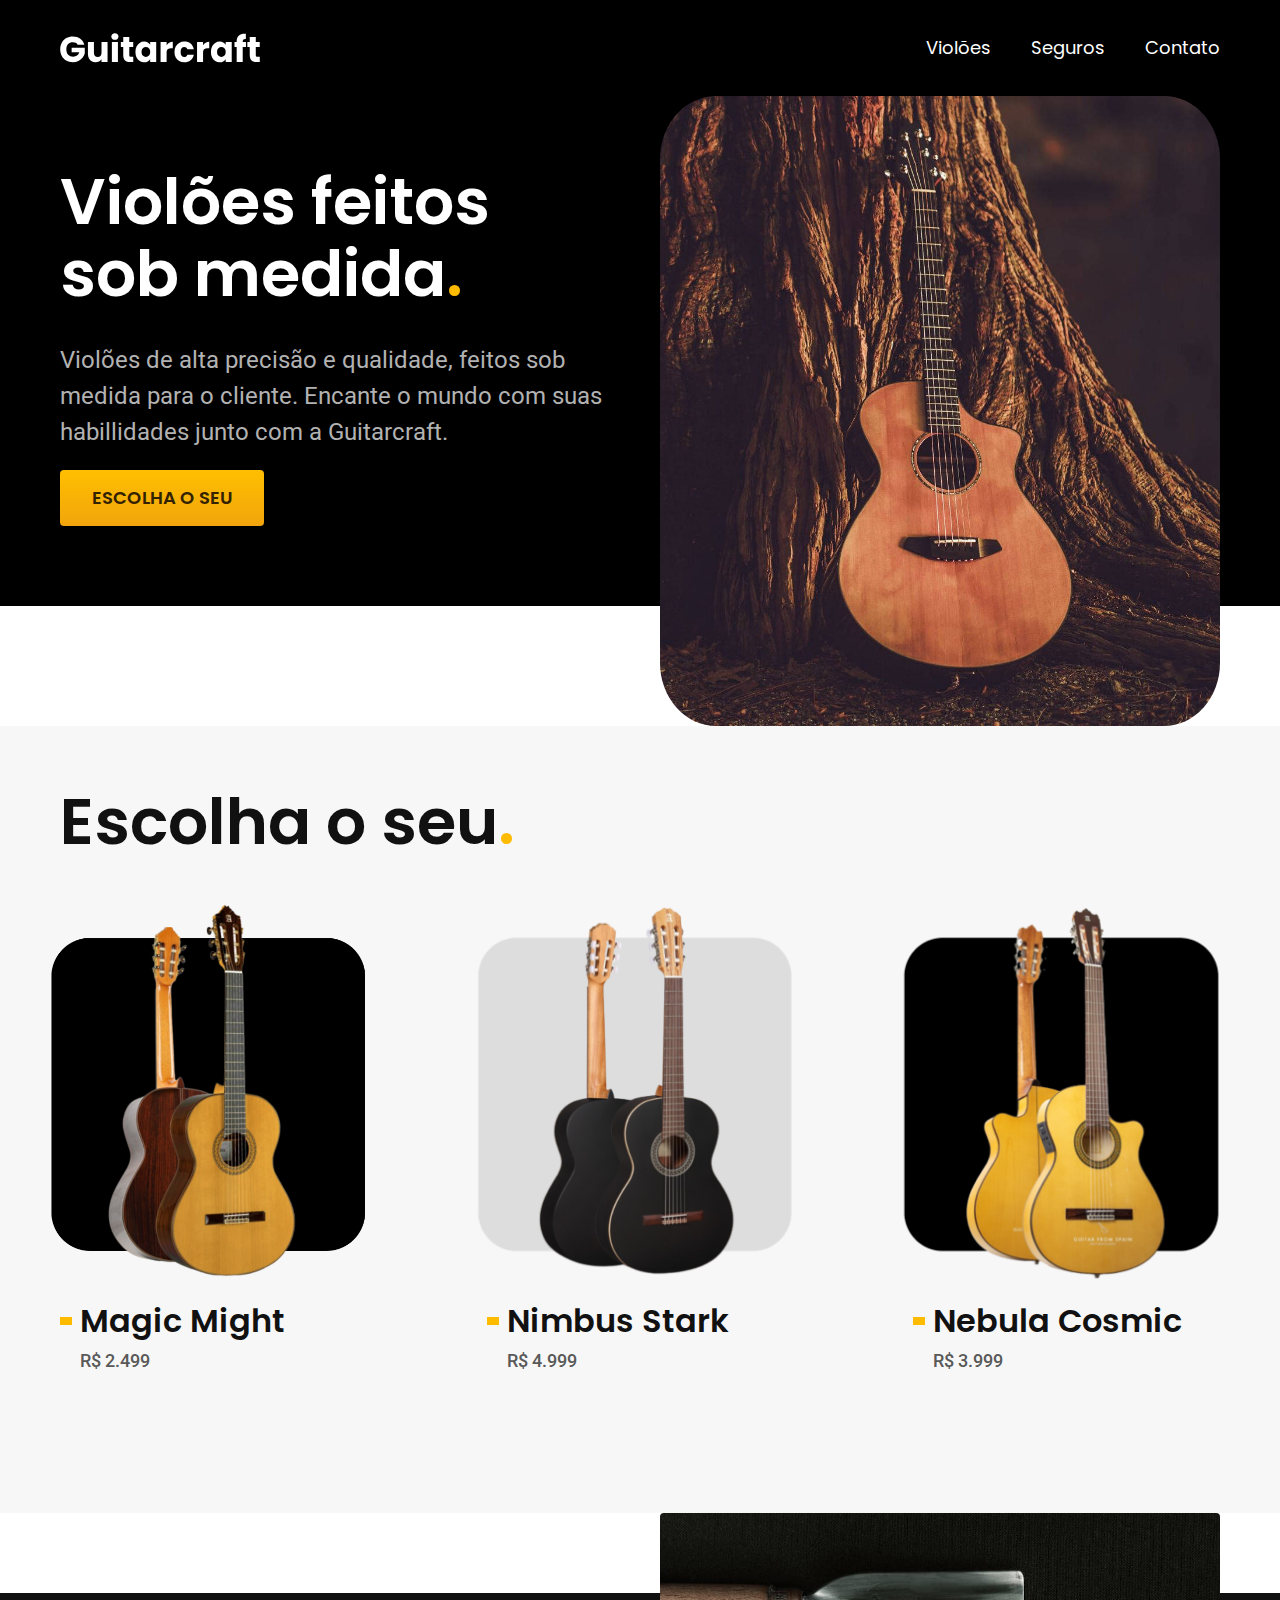
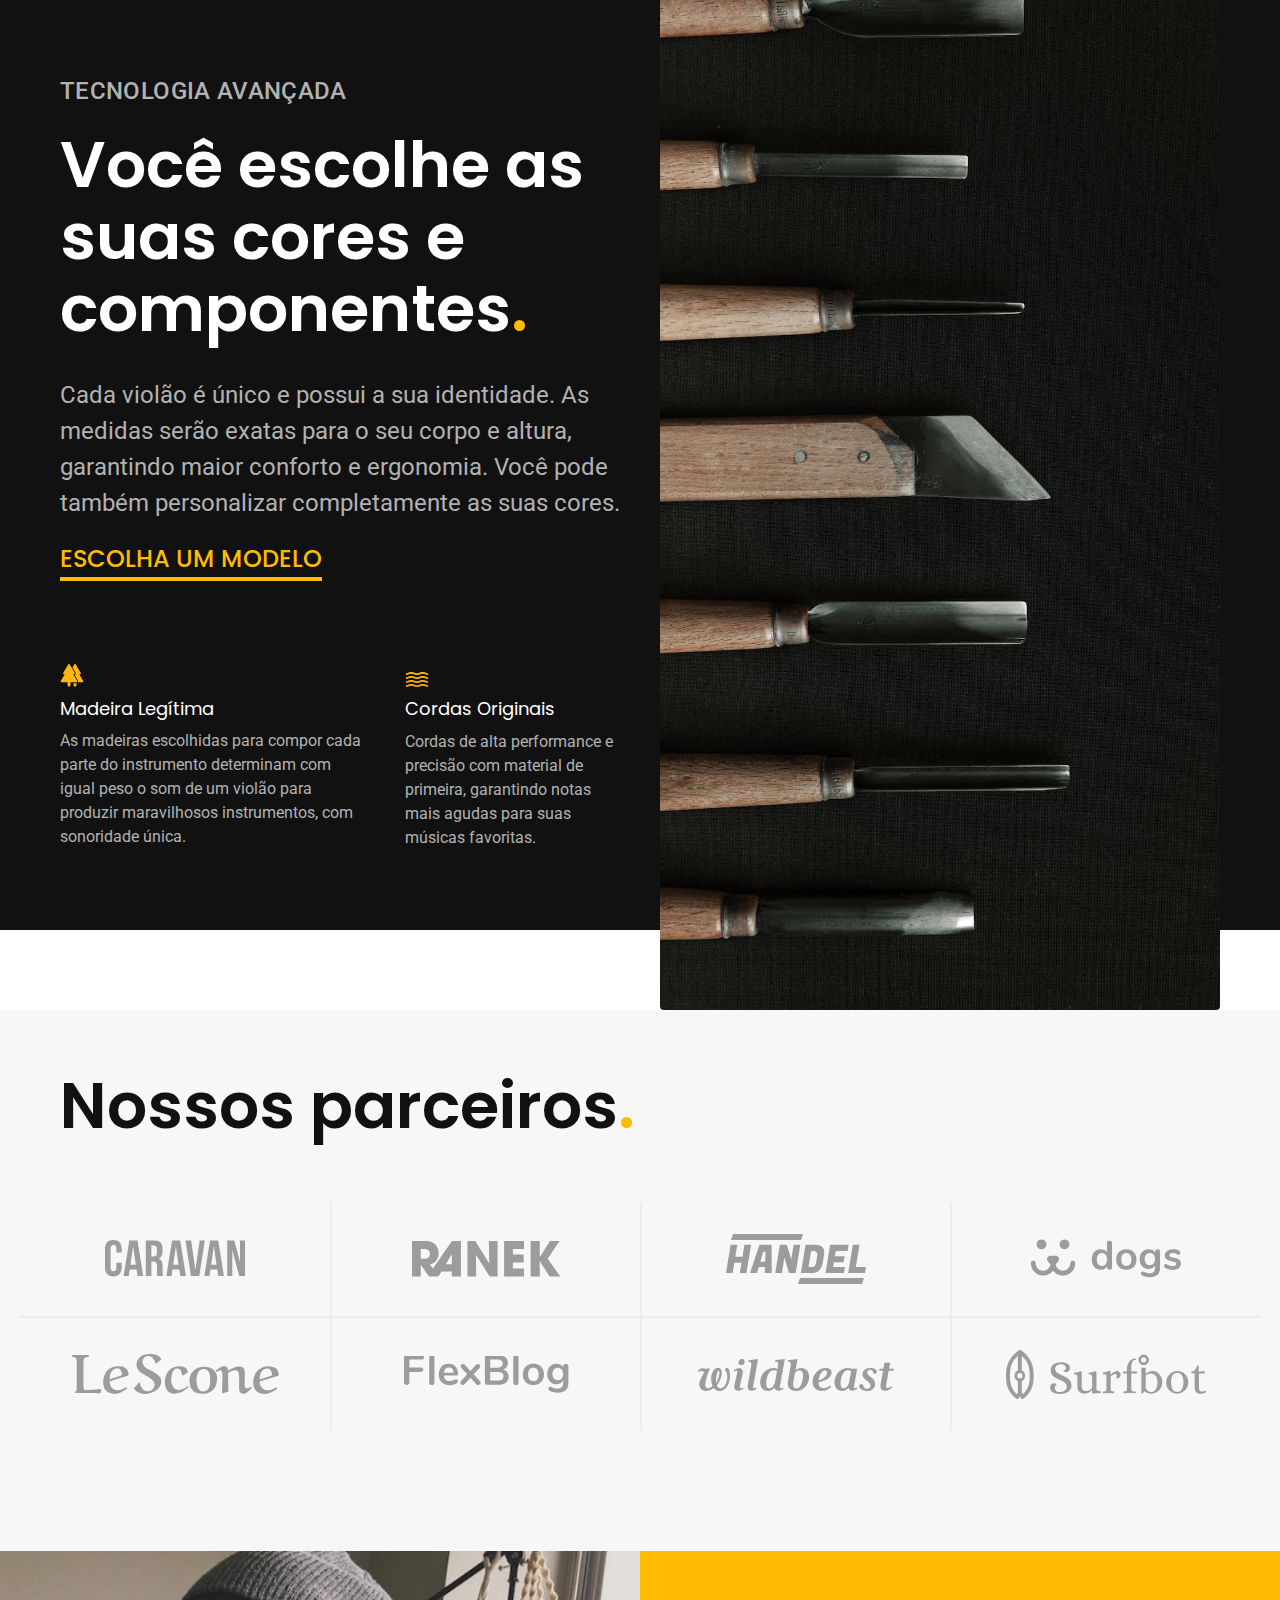
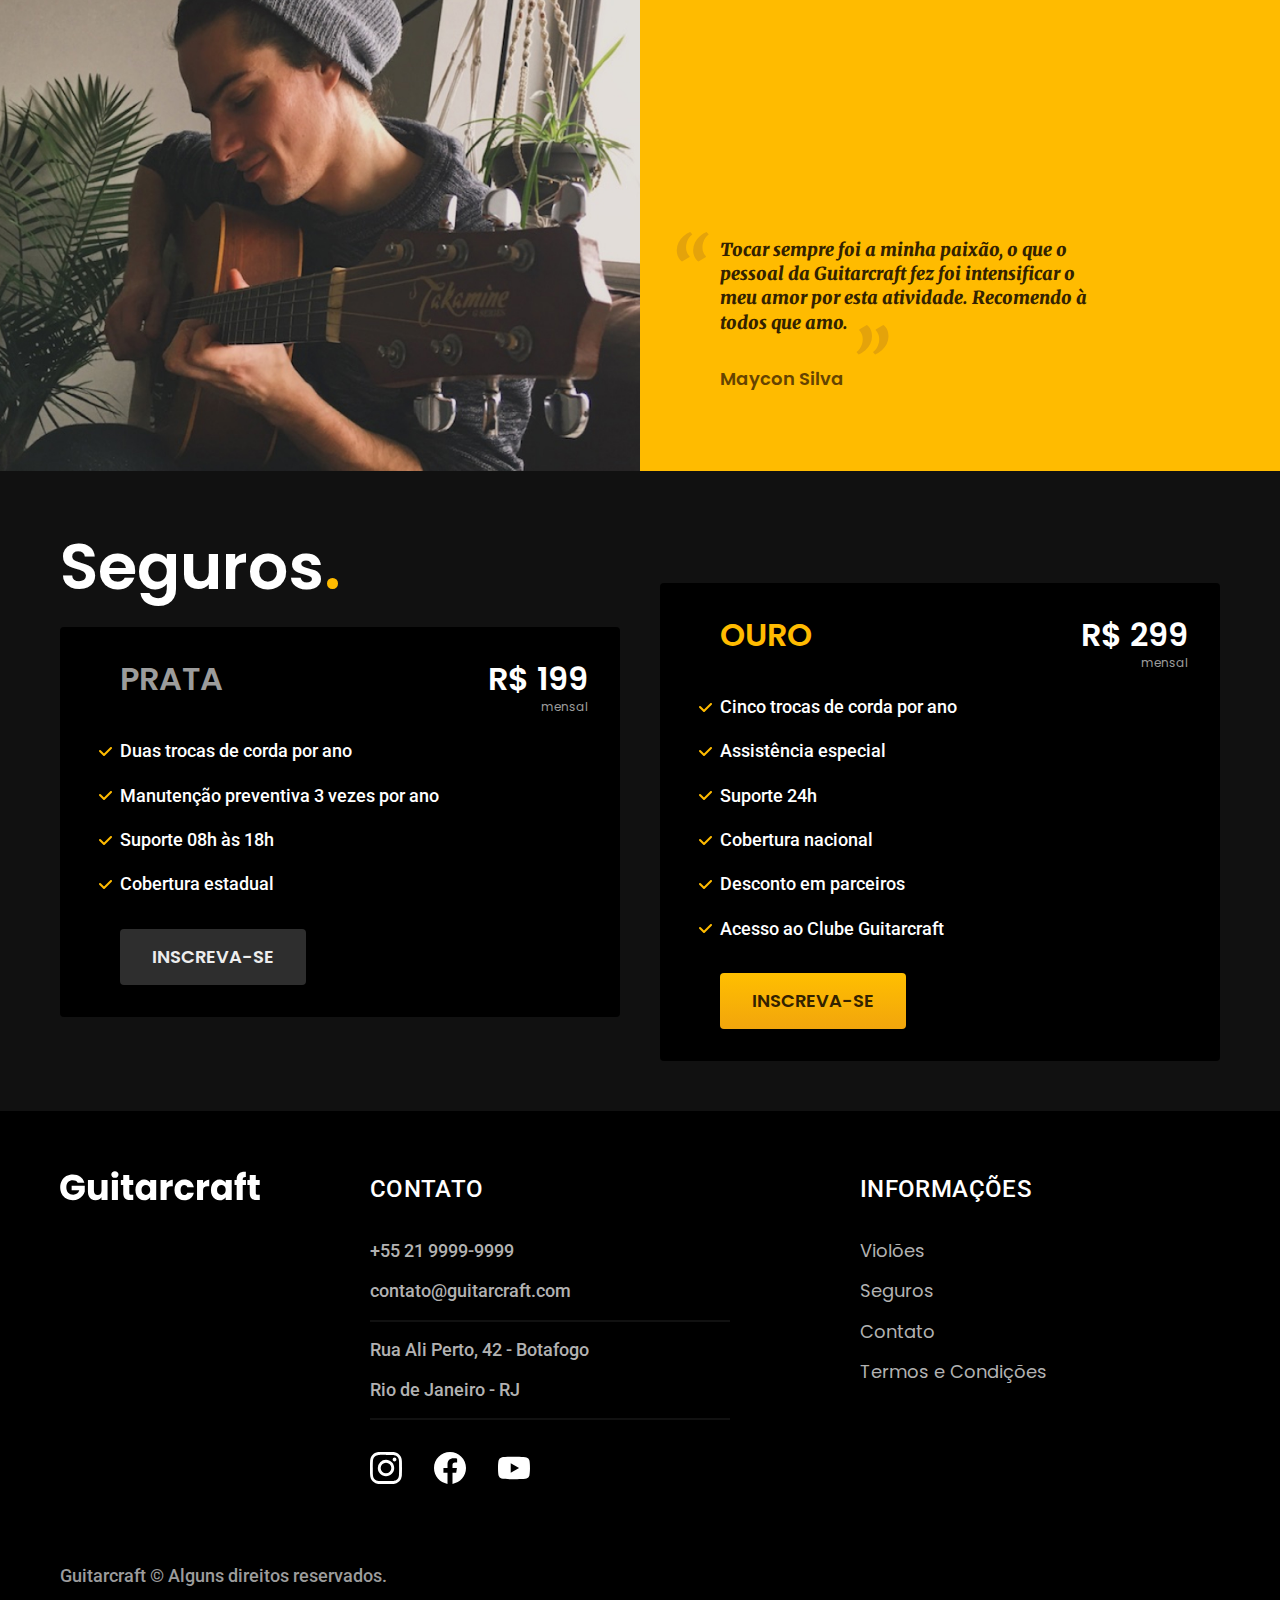
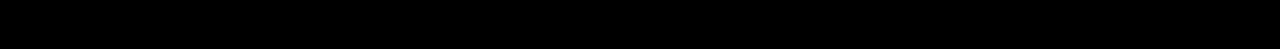
<file: index.html>
<!DOCTYPE html>
<html lang="pt-br">

<head>
  <meta charset="UTF-8">
  <meta name="viewport" content="width=device-width, initial-scale=1.0">

  <title>Guitarcraft - Violões Elétricos</title>
  <meta name="description" content="Violões elétricos de alta precisão e qualidade, feitos sob medida para o cliente. Explore o mundo na sua sonoridade com a Bikcraft.">

  <link rel="icon" href="./favicon.svg" type="image/svg+xml">
  <link rel="preload" href="./css/style.min.css" as="style">
  <link rel="stylesheet" href="./css/style.css">

  <script>document.documentElement.classList.add('js');</script>

  <link rel="preconnect" href="https://fonts.googleapis.com">
  <link rel="preconnect" href="https://fonts.gstatic.com" crossorigin>
  <link href="https://fonts.googleapis.com/css2?family=Merriweather:ital,wght@1,900&family=Poppins:wght@400;600&family=Roboto:wght@400;500&display=swap" rel="stylesheet">
</head>

<body id="topo">
  <header class="header-bg">
    <div class="header container">
      <a class="logo" href="./">
        <img src="./img/icones/icone guitarcraft.svg" width="200" height="32" alt="">
      </a>

      <nav aria-label="primaria">
        <ul class="header-menu font-1-m cor-0">
          <li><a href="./bicicletas.html">Violões</a></li>
          <li><a href="./seguros.html">Seguros</a></li>
          <li><a href="./contato.html">Contato</a></li>
        </ul>
      </nav>
    </div>
  </header>

  <main class="introducao-bg">
    <div class="introducao container">
      <div class="introducao-conteudo">
        <h1 class="font-1-xxl cor-0 fadeInDown" data-anime="200">Violões feitos sob medida<span class="cor-p1">.</span></h1>
        <p class="paragrafo-principal font-2-l cor-5 fadeInDown" data-anime="400">Violões de alta precisão e qualidade,  feitos sob medida para o cliente. Encante o mundo com suas habillidades junto com a Guitarcraft.</p>
        <div class="botao-introducao">
          <a class="botao fadeInDown" data-anime="1000" href="./bicicletas.html">Escolha o seu</a>
        </div>
      </div>
      <picture data-anime="800" class="fadeInDown">
        <source media="(max-width: 800px)" srcset="./img/violao capa.jpg">
        <img src="./img/violao capa.jpg" width="1280" height="1600" alt="Violão Elétrico introdução.">
      </picture>
    </div>
  </main>

  <article class="bicicletas-lista1">
    <h2 class="container font-1-xxl">Escolha o seu<span class="cor-p1">.</span></h2>

    <ul class="quadrados-violoes">
      <li>
        <a href="./bicicletas/magic.html">
          <img src="./img/magic.png" alt="" width="920" height="1040">
          <h3 class="font-1-xl">Magic Might</h3>
          <span class="font-2-m cor-8">R$ 2.499</span>
        </a>
      </li>
      <li>
        <a href="./bicicletas/nimbus.html">
          <img src="./img/nimbus.png" alt="" width="920" height="1040">
          <h3 class="font-1-xl">Nimbus Stark</h3>
          <span class="font-2-m cor-8">R$ 4.999</span>
        </a>
      </li>
      <li>
        <a href="./bicicletas/nebula.html">
          <img src="./img/nebula.png" alt="" width="920" height="1040">
          <h3 class="font-1-xl">Nebula Cosmic</h3>
          <span class="font-2-m cor-8">R$ 3.999</span>
        </a>
      </li>
    </ul>
  </article>

  <article class="tecnologia-bg">
    <div class="tecnologia container">
      <div class="tecnologia-conteudo">
        <span class="font-2-l-b cor-5">Tecnologia Avançada</span>
        <h2 class="font-1-xxl cor-0">Você escolhe as suas cores e componentes<span class="cor-p1">.</span></h2>
        <p class="paragrafo-tecnologia font-2-l cor-5">Cada violão é único e possui a sua identidade. As medidas serão exatas para o seu corpo e altura, garantindo maior conforto e ergonomia. Você pode também personalizar completamente as suas cores.</p>
        <a class="link" href="./bicicletas.html">Escolha um modelo</a>
        
        <div class="tecnologia-vantagens">
          <div class="madeira">
            <img src="./img/icones/icone arvore.svg" width="24" height="24" alt="">
            <h3 class="font-1-m cor-0">Madeira Legítima</h3>
            <p class="paragrafo-tecnologia font-2-s cor-5">As madeiras escolhidas para compor cada parte do instrumento determinam com igual peso o som de um violão para produzir maravilhosos instrumentos, com sonoridade única.</p>
          </div>
          <div class="cordas">
            <img src="./img/icones/icone corda.svg" width="24" height="24" alt="">
            <h3 class="font-1-m cor-0">Cordas Originais</h3>
            <p class="paragrafo-tecnologia font-2-s cor-5">Cordas de alta performance e precisão com material de primeira, garantindo notas mais agudas para suas músicas favoritas.</p>
          </div>
        </div>
      </div>
      <div class="tecnologia-imagem">
        <img src="./img/fotos/tecnologia.jpg" width="1200" height="1920" alt="">
      </div>
    </div>
  </article>

  <section class="parceiros" aria-label="Nossos Parceiros">
    <h2 class="container font-1-xxl">Nossos parceiros<span class="cor-p1">.</span></h2>

    <ul>
      <li><img src="./img/parceiros/caravan.svg" alt="Caravan" width="140" height="38"></li>
      <li><img src="./img/parceiros/ranek.svg" alt="Ranek" width="149" height="36"></li>
      <li><img src="./img/parceiros/handel.svg" alt="Handel" width="140" height="50"></li>
      <li><img src="./img/parceiros/dogs.svg" alt="Dogs" width="152" height="39"></li>
      <li><img src="./img/parceiros/lescone.svg" alt="LeScone" width="208" height="41"></li>
      <li><img src="./img/parceiros/flexblog.svg" alt="FlexBlog" width="165" height="38"></li>
      <li><img src="./img/parceiros/wildbeast.svg" alt="Wildbeast" width="196" height="34"></li>
      <li><img src="./img/parceiros/surfbot.svg" alt="Surfbot" width="200" height="49"></li>
    </ul>
  </section>

  <section class="depoimento" aria-label="Depoimento">
    <div>
      <img src="./img/fotos/depoimento.jpg" width="1560" height="1360" alt="">
    </div>
    <div class="depoimento-conteudo">
      <blockquote class="font-1-m-b cor-p5">
        <p>Tocar sempre foi a minha paixão, o que o pessoal da Guitarcraft fez foi intensificar o meu amor por esta atividade. Recomendo à todos que amo.</p>
      </blockquote>
      <span class="font-1-m-b cor-p4">Maycon Silva</span>
    </div>
  </section>

  <article class="seguros-bg">
    <div class="seguros container">
      <h2 class="font-1-xxl cor-0">Seguros<span class="cor-p1">.</span></h2>
      <div class="seguros-item">
        <h3 class="font-1-xl cor-6">PRATA</h3>
        <span class="font-1-xl cor-0">R$ 199 <span class="font-1-xs cor-6">mensal</span></span>
        <ul class="font-2-m cor-0">
          <li>Duas trocas de corda por ano</li>
          <li>Manutenção preventiva 3 vezes por ano</li>
          <li>Suporte 08h às 18h</li>
          <li>Cobertura estadual</li>
        </ul>
        <a class="botao secundario" href="./orcamento.html?tipo=seguro&produto=prata">Inscreva-se</a>
      </div>

      <div class="seguros-item">
        <h3 class="font-1-xl cor-p1">OURO</h3>
        <span class="font-1-xl cor-0">R$ 299 <span class="font-1-xs cor-6">mensal</span></span>
        <ul class="font-2-m cor-0">
          <li>Cinco trocas de corda por ano</li>
          <li>Assistência especial</li>
          <li>Suporte 24h</li>
          <li>Cobertura nacional</li>
          <li>Desconto em parceiros</li>
          <li>Acesso ao Clube Guitarcraft</li>
        </ul>
        <a class="botao" href="./orcamento.html?tipo=seguro&produto=ouro">Inscreva-se</a>
      </div>
    </div>
  </article>

  <footer class="footer-bg">
    <div class="footer container">
      <a href="#topo">
        <img src="./img/icones/icone guitarcraft.svg" width="200" height="32" alt="">
      </a>
      <div class="footer-contato">
        <h3 class="font-2-l-b cor-0">Contato</h3>
        <ul class="font-2-m cor-5">
          <li><a href="tel:+552199999999">+55 21 9999-9999</a></li>
          <li><a href="mailto:contato@bikcraft.com">contato@guitarcraft.com</a></li>
          <li>Rua Ali Perto, 42 - Botafogo</li>
          <li>Rio de Janeiro - RJ</li>
        </ul>
        <div class="footer-redes">
          <a href="./">
            <img src="./img/redes/instagram.svg" width="32" height="32" alt="Instagram">
          </a>
          <a href="./">
            <img src="./img/redes/facebook.svg" width="32" height="32" alt="Facebook">
          </a>
          <a href="./">
            <img src="./img/redes/youtube.svg" width="32" height="32" alt="Youtube">
          </a>
        </div>
      </div>
      <div class="footer-informacoes">
        <h3 class="font-2-l-b cor-0">Informações</h3>
        <nav>
          <ul class="font-1-m cor-5">
            <li><a href="./bicicletas.html">Violões</a></li>
            <li><a href="./seguros.html">Seguros</a></li>
            <li><a href="./contato.html">Contato</a></li>
            <li><a href="./termos.html">Termos e Condições</a></li>
          </ul>
        </nav>
      </div>
      <p class="footer-copy font-2-m cor-6">Guitarcraft © Alguns direitos reservados.</p>
    </div>
  </footer>

  <script src="./js/plugins/simple-anime.js"></script>
  <script src="./js/script.js"></script>
</body>

</h
</file>
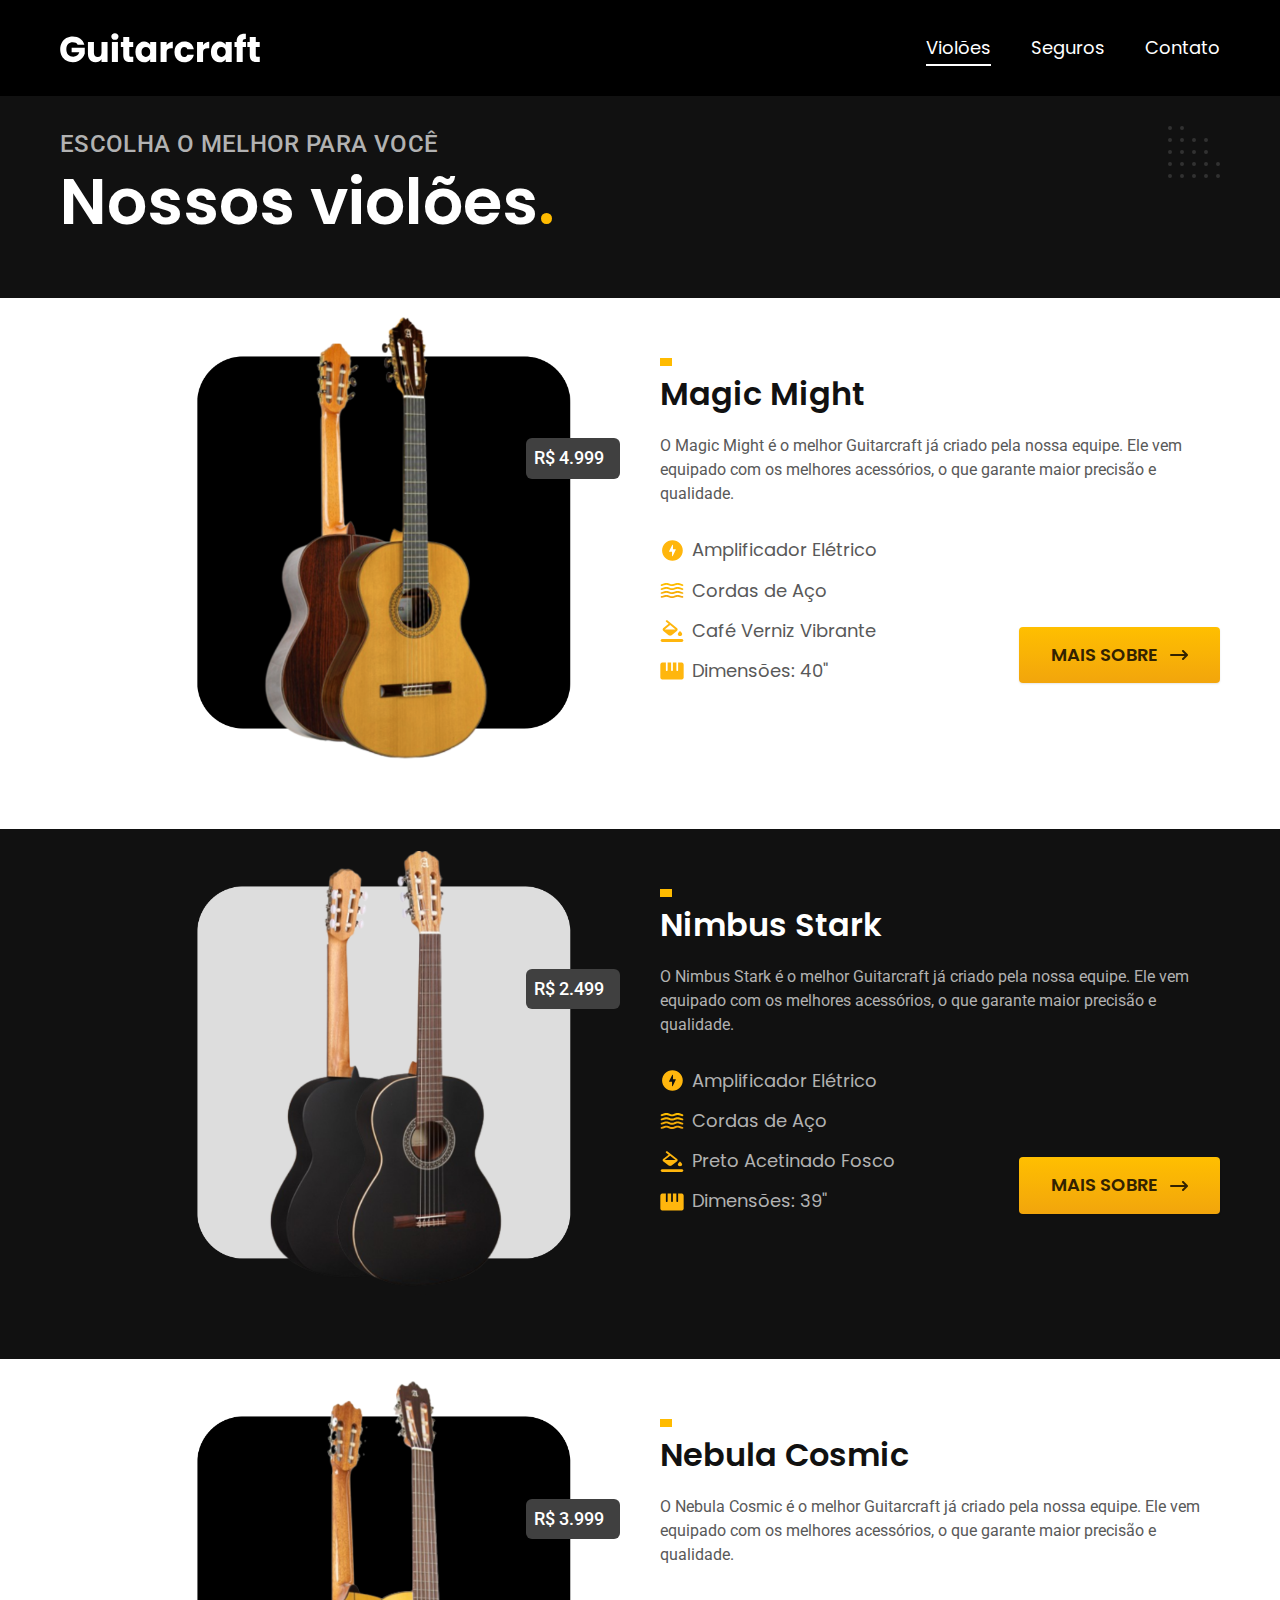
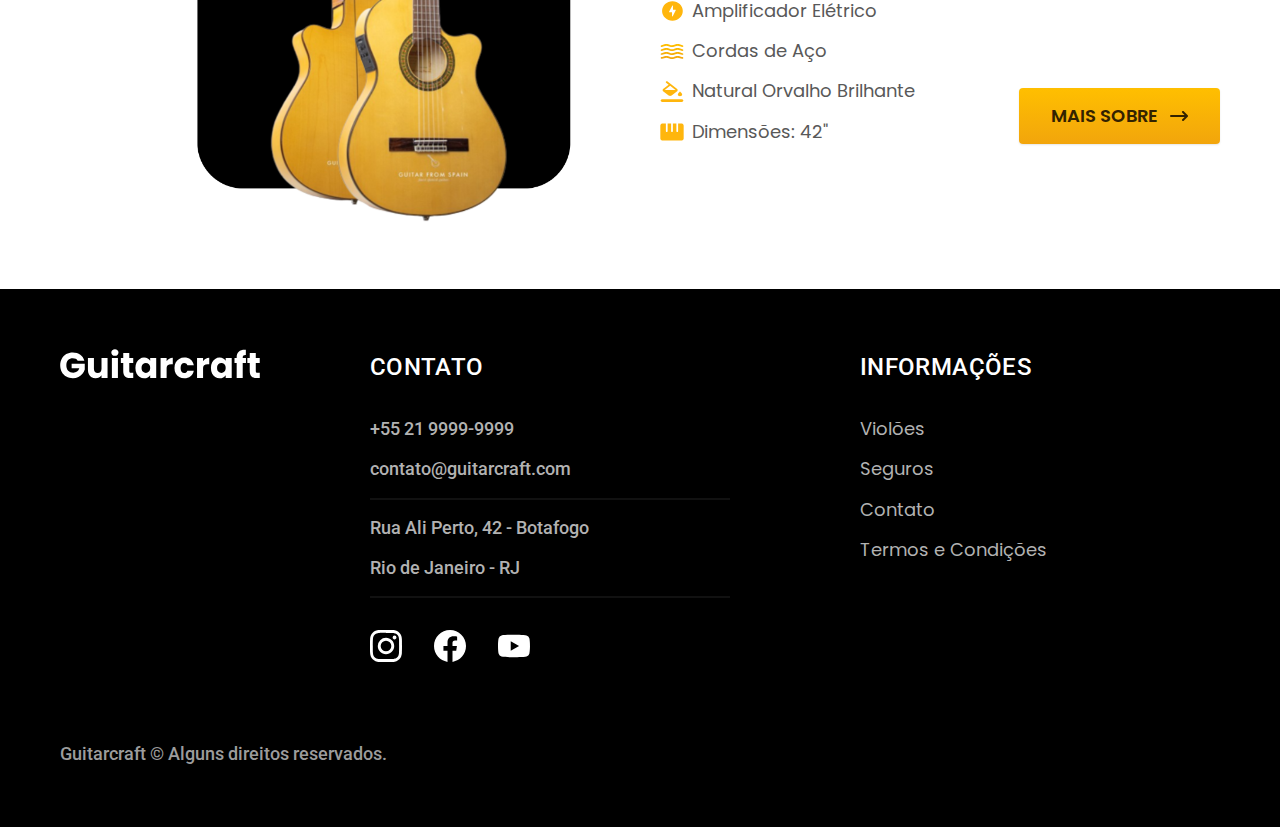
<file: bicicletas.html>
<!DOCTYPE html>
<html lang="pt-br">

<head>
  <meta charset="UTF-8">
  <meta name="viewport" content="width=device-width, initial-scale=1.0">

  <title>Violões | Guitarcraft</title>
  <meta name="description" content="Violoes">

  <link rel="icon" href="./favicon.svg" type="image/svg+xml">
  <link rel="preload" href="./css/style.min.css" as="style">
  <link rel="stylesheet" href="./css/style.css">
  <script>document.documentElement.classList.add('js');</script>

  <link rel="preconnect" href="https://fonts.googleapis.com">
  <link rel="preconnect" href="https://fonts.gstatic.com" crossorigin>
  <link href="https://fonts.googleapis.com/css2?family=Merriweather:ital,wght@1,900&family=Poppins:wght@400;600&family=Roboto:wght@400;500&display=swap" rel="stylesheet">
</head>

<body id="bicicletas">
  <header class="header-bg">
    <div class="header container">
      <a class="logo" href="./">
        <img src="./img/icones/icone guitarcraft.svg" width="200" height="32" alt="">
      </a>

      <nav aria-label="primaria">
        <ul class="header-menu font-1-m cor-0">
          <li><a href="./bicicletas.html">Violões</a></li>
          <li><a href="./seguros.html">Seguros</a></li>
          <li><a href="./contato.html">Contato</a></li>
        </ul>
      </nav>
    </div>
  </header>

  <main>
    <div class="titulo-bg">
      <div class="titulo container">
        <p class="paragrafo-violoes font-2-l-b cor-5">Escolha o melhor para você</p>
        <h1 class="font-1-xxl cor-0">Nossos violões<span class="cor-p1">.</span></h1>
      </div>
    </div>

    <div class="bicicletas container">
      <div class="bicicletas-imagem">
        <img src="./img/magic.png" alt="" width="460" height="900">
        <span class="font-2-m cor-0">R$ 4.999</span>
      </div>
      <div class="bicicletas-conteudo">
        <h2 class="font-1-xl">Magic Might</h2>
        <p class="font-2-s cor-8">O Magic Might é o melhor Guitarcraft já criado pela nossa equipe. Ele vem equipado com os melhores acessórios, o que garante maior precisão e qualidade.</p>
        <ul class="font-1-m cor-8">
          <li>
            <img src="./img/icones/icone eletrico.svg" alt="">
            Amplificador Elétrico
          </li>
          <li>
            <img src="./img/icones/icone corda.svg" alt="">
            Cordas de Aço
          </li>
          <li>
            <img src="./img/icones/icone tinta.svg" alt="">
            Café Verniz Vibrante
          </li>
          <li>
            <img src="./img/icones/icone regua.svg" alt="">
            Dimensões: 40"
          </li>
        </ul>
        <a class="botao seta" href="./bicicletas/magic.html">Mais Sobre</a>
      </div>
    </div>

    <div class="bicicletas-bg">
      <div class="bicicletas container">
        <div class="bicicletas-imagem">
          <img src="./img/nimbus.png" alt="" width="460" height="900">
          <span class="font-2-m cor-0">R$ 2.499</span>
        </div>
        <div class="bicicletas-conteudo">
          <h2 class="font-1-xl cor-0">Nimbus Stark</h2>
          <p class="font-2-s cor-5">O Nimbus Stark é o melhor Guitarcraft já criado pela nossa equipe. Ele vem equipado com os melhores acessórios, o que garante maior precisão e qualidade.</p>
          <ul class="font-1-m cor-5">
            <li>
              <img src="./img/icones/icone eletrico.svg" alt="">
              Amplificador Elétrico
            </li>
            <li>
              <img src="./img/icones/icone corda.svg" alt="">
              Cordas de Aço
            </li>
            <li>
              <img src="./img/icones/icone tinta.svg" alt="">
              Preto Acetinado Fosco
            </li>
            <li>
              <img src="./img/icones/icone regua.svg" alt="">
              Dimensões: 39"
            </li>
          </ul>
          <a class="botao seta" href="./bicicletas/nimbus.html">Mais Sobre</a>
        </div>
      </div>
    </div>

    <div class="bicicletas container">
      <div class="bicicletas-imagem">
        <img src="./img/nebula.png" alt="" width="460" height="900" margin="500px">
        <span class="font-2-m cor-0">R$ 3.999</span>
      </div>
      <div class="bicicletas-conteudo">
        <h2 class="font-1-xl">Nebula Cosmic</h2>
        <p class="font-2-s cor-8">O Nebula Cosmic é o melhor Guitarcraft já criado pela nossa equipe. Ele vem equipado com os melhores acessórios, o que garante maior precisão e qualidade.</p>
        <ul class="font-1-m cor-8">
          <li>
            <img src="./img/icones/icone eletrico.svg" alt="">
            Amplificador Elétrico
          </li>
          <li>
            <img src="./img/icones/icone corda.svg" alt="">
            Cordas de Aço
          </li>
          <li>
            <img src="./img/icones/icone tinta.svg" alt="">
            Natural Orvalho Brilhante
          </li>
          <li>
            <img src="./img/icones/icone regua.svg" alt="">
            Dimensões: 42"
          </li>
        </ul>
        <a class="botao seta" href="./bicicletas/nebula.html">Mais Sobre</a>
      </div>
    </div>

  </main>

  <footer class="footer-bg">
    <div class="footer container">
      <a href="#bicicletas">
        <img src="./img/icones/icone guitarcraft.svg" width="200" height="32" alt="">
      </a>
      <div class="footer-contato">
        <h3 class="font-2-l-b cor-0">Contato</h3>
        <ul class="font-2-m cor-5">
          <li><a href="tel:+552199999999">+55 21 9999-9999</a></li>
          <li><a href="mailto:contato@bikcraft.com">contato@guitarcraft.com</a></li>
          <li>Rua Ali Perto, 42 - Botafogo</li>
          <li>Rio de Janeiro - RJ</li>
        </ul>
        <div class="footer-redes">
          <a href="./">
            <img src="./img/redes/instagram.svg" width="32" height="32" alt="Instagram">
          </a>
          <a href="./">
            <img src="./img/redes/facebook.svg" width="32" height="32" alt="Facebook">
          </a>
          <a href="./">
            <img src="./img/redes/youtube.svg" width="32" height="32" alt="Youtube">
          </a>
        </div>
      </div>
      <div class="footer-informacoes">
        <h3 class="font-2-l-b cor-0">Informações</h3>
        <nav>
          <ul class="font-1-m cor-5">
            <li><a href="./bicicletas.html">Violões</a></li>
            <li><a href="./seguros.html">Seguros</a></li>
            <li><a href="./contato.html">Contato</a></li>
            <li><a href="./termos.html">Termos e Condições</a></li>
          </ul>
        </nav>
      </div>
      <p class="footer-copy font-2-m cor-6">Guitarcraft © Alguns direitos reservados.</p>
    </div>
  </footer>
  <script src="./js/script.js"></script>
</body>

</html>
</file>
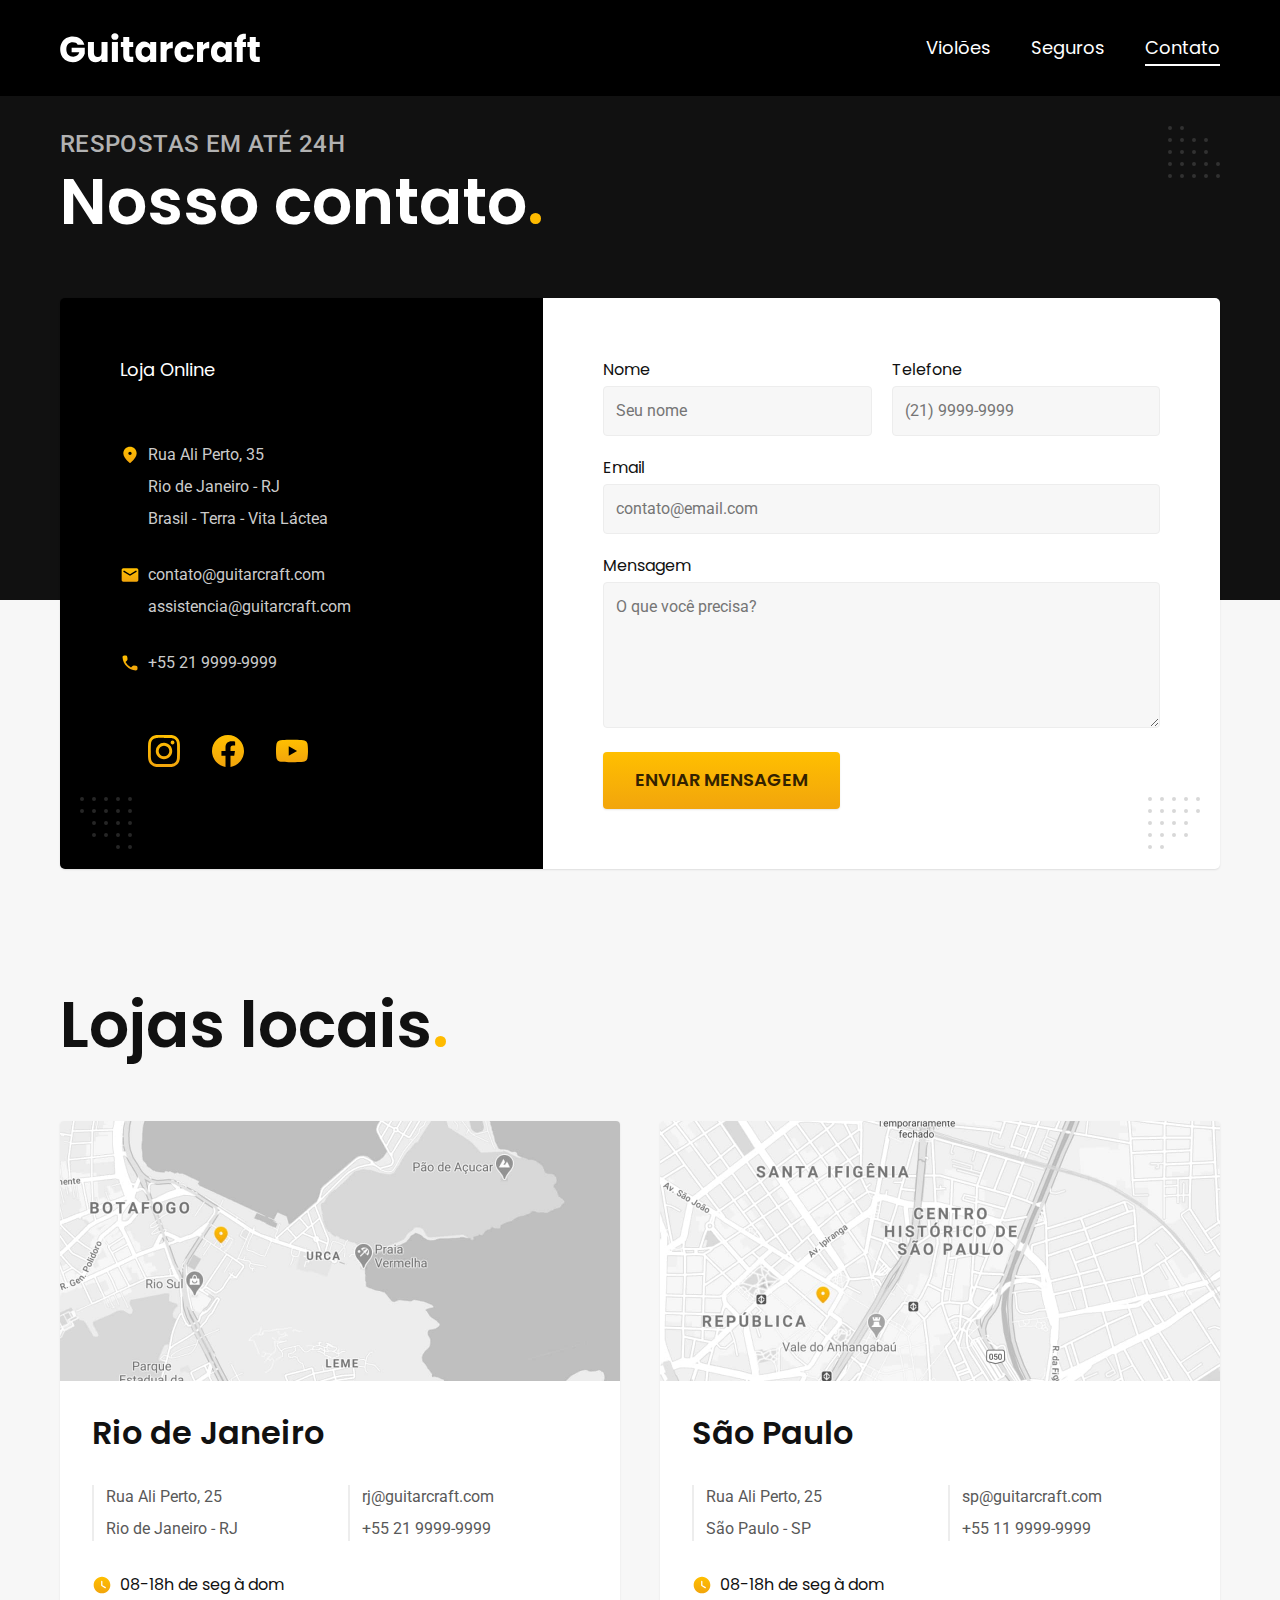
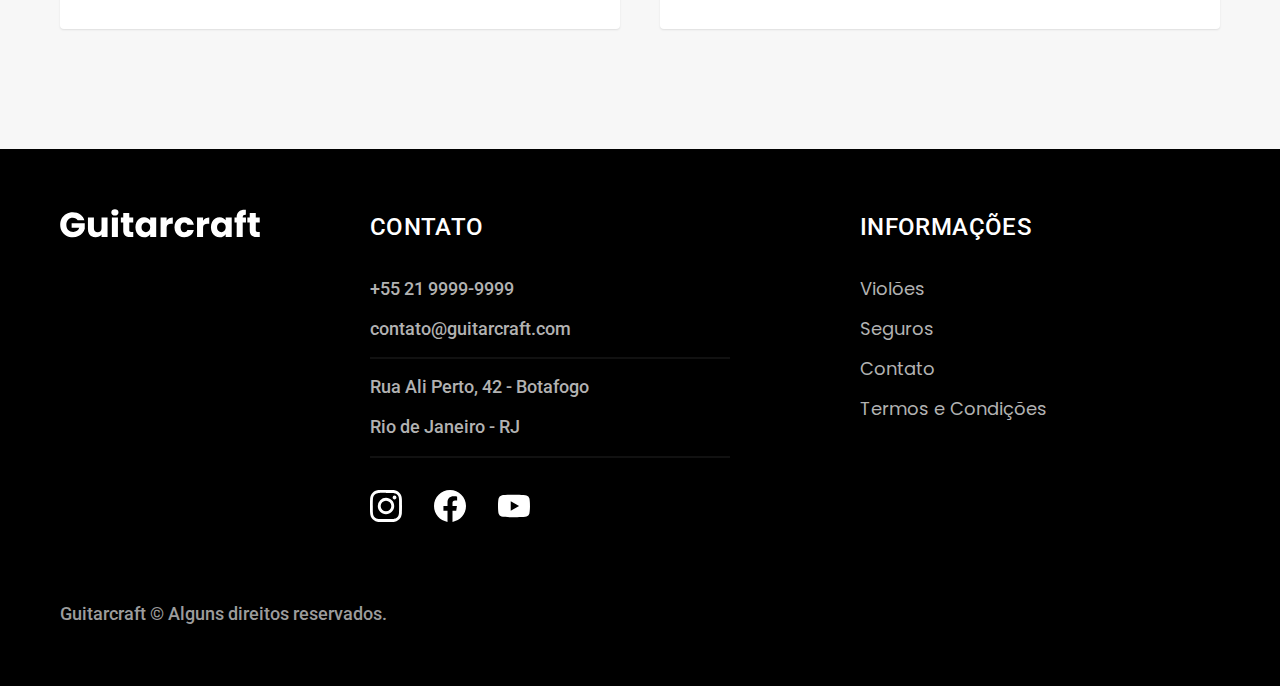
<file: contato.html>
<!DOCTYPE html>
<html lang="pt-br">

<head>
  <meta charset="UTF-8">
  <meta name="viewport" content="width=device-width, initial-scale=1.0">

  <title>Contato | Guitarcraft</title>
  <meta name="description" content="Contato.">

  <link rel="icon" href="./favicon.svg" type="image/svg+xml">
  <link rel="preload" href="./css/style.min.css" as="style">
  <link rel="stylesheet" href="./css/style.css">
  <script>document.documentElement.classList.add('js');</script>

  <link rel="preconnect" href="https://fonts.googleapis.com">
  <link rel="preconnect" href="https://fonts.gstatic.com" crossorigin>
  <link href="https://fonts.googleapis.com/css2?family=Merriweather:ital,wght@1,900&family=Poppins:wght@400;600&family=Roboto:wght@400;500&display=swap" rel="stylesheet">
</head>

<body id="topo">
  <header class="header-bg">
    <div class="header container">
      <a class="logo" href="./">
        <img src="./img/icones/icone guitarcraft.svg" width="200" height="32" alt="">
      </a>

      <nav aria-label="primaria">
        <ul class="header-menu font-1-m cor-0">
          <li><a href="./bicicletas.html">Violões</a></li>
          <li><a href="./seguros.html">Seguros</a></li>
          <li><a href="./contato.html">Contato</a></li>
        </ul>
      </nav>
    </div>
  </header>

  <main>
    <div class="titulo-bg">
      <div class="titulo container">
        <p class="font-2-l-b cor-5">Respostas em até 24h</p>
        <h1 class="font-1-xxl cor-0">Nosso contato<span class="cor-p1">.</span></h1>
      </div>
    </div>

    <div class="contato container">
      <section class="contato-dados" aria-label="Endereço">
        <h2 class="font-1-m cor-0">Loja Online</h2>
        <div class="contato-endereco font-2-s cor-4">
          <p>Rua Ali Perto, 35</p>
          <p>Rio de Janeiro - RJ</p>
          <p>Brasil - Terra - Vita Láctea</p>
        </div>
        <address class="contato-meios font-2-s cor-4">
          <a href="mailto:contato@guitarcraft.com">contato@guitarcraft.com</a>
          <a href="mailto:assistencia@guitarcraft.com">assistencia@guitarcraft.com</a>
          <a href="tel:+552199999999">+55 21 9999-9999</a>
        </address>
        <div class="contato-redes">
          <a href="./">
            <img src="./img/redes/instagram-p.svg" alt="Instagram">
          </a>
          <a href="./">
            <img src="./img/redes/facebook-p.svg" alt="Facebook">
          </a>
          <a href="./">
            <img src="./img/redes/youtube-p.svg" alt="Youtube">
          </a>
        </div>
      </section>
      <section class="contato-formulario" aria-label="Formulário">
        <form class="form" action="./enviar.php" method="post">
          <div>
            <label for="nome">Nome</label>
            <input type="text" id="nome" name="nome" placeholder="Seu nome">
          </div>
          <div>
            <label for="telefone">Telefone</label>
            <input type="text" id="telefone" name="telefone" placeholder="(21) 9999-9999">
          </div>
          <div class="col-2">
            <label for="email">Email</label>
            <input type="email" id="email" name="email" placeholder="contato@email.com" required>
          </div>
          <div class="col-2">
            <label for="mensagem">Mensagem</label>
            <textarea rows="5" id="mensagem" name="mensagem" placeholder="O que você precisa?"></textarea>
          </div>
          <button class="botao col-2">Enviar Mensagem</button>
        </form>
      </section>
    </div>
  </main>

  <article class="lojas container">
    <h2 class="font-1-xxl">Lojas locais<span class="cor-p1">.</span></h2>
    <div class="lojas-item">
      <img src="./img/lojas/rj.jpg" alt="mapa marcando o endereço em Rua Ali Perto, 25 - Rio de Janeiro - RJ">
      <div class="lojas-conteudo">
        <h3 class="font-1-xl">Rio de Janeiro</h3>
        <div class="lojas-dados font-2-s cor-8">
          <p>Rua Ali Perto, 25</p>
          <p>Rio de Janeiro - RJ</p>
        </div>
        <div class="lojas-dados font-2-s cor-8">
          <a href="mailto:rj@guitarcraft.com">rj@guitarcraft.com</a>
          <a href="tel:+552199999999">+55 21 9999-9999</a>
        </div>
        <p class="lojas-tempo font-1-s"><img src="./img/icones/horario.svg" alt="">08-18h de seg à dom</p>
      </div>
    </div>

    <div class="lojas-item">
      <img src="./img/lojas/sp.jpg" alt="mapa marcando o endereço em Rua Ali Perto, 25 - São Paulo - SP">
      <div class="lojas-conteudo">
        <h3 class="font-1-xl">São Paulo</h3>
        <div class="lojas-dados font-2-s cor-8">
          <p>Rua Ali Perto, 25</p>
          <p>São Paulo - SP</p>
        </div>
        <div class="lojas-dados font-2-s cor-8">
          <a href="mailto:sp@guitarcraft.com">sp@guitarcraft.com</a>
          <a href="tel:+551199999999">+55 11 9999-9999</a>
        </div>
        <p class="lojas-tempo font-1-s"><img src="./img/icones/horario.svg" alt="">08-18h de seg à dom</p>
      </div>
    </div>
  </article>

  <footer class="footer-bg">
    <div class="footer container">
      <a href="#topo">
        <img src="./img/icones/icone guitarcraft.svg" width="200" height="32" alt="">
      </a>
      <div class="footer-contato">
        <h3 class="font-2-l-b cor-0">Contato</h3>
        <ul class="font-2-m cor-5">
          <li><a href="tel:+552199999999">+55 21 9999-9999</a></li>
          <li><a href="mailto:contato@bikcraft.com">contato@guitarcraft.com</a></li>
          <li>Rua Ali Perto, 42 - Botafogo</li>
          <li>Rio de Janeiro - RJ</li>
        </ul>
        <div class="footer-redes">
          <a href="./">
            <img src="./img/redes/instagram.svg" width="32" height="32" alt="Instagram">
          </a>
          <a href="./">
            <img src="./img/redes/facebook.svg" width="32" height="32" alt="Facebook">
          </a>
          <a href="./">
            <img src="./img/redes/youtube.svg" width="32" height="32" alt="Youtube">
          </a>
        </div>
      </div>
      <div class="footer-informacoes">
        <h3 class="font-2-l-b cor-0">Informações</h3>
        <nav>
          <ul class="font-1-m cor-5">
            <li><a href="./bicicletas.html">Violões</a></li>
            <li><a href="./seguros.html">Seguros</a></li>
            <li><a href="./contato.html">Contato</a></li>
            <li><a href="./termos.html">Termos e Condições</a></li>
          </ul>
        </nav>
      </div>
      <p class="footer-copy font-2-m cor-6">Guitarcraft © Alguns direitos reservados.</p>
    </div>
  </footer>
  <script src="./js/script.js"></script>
  <script src="./js/formulario.js"></script>
</body>

</html>
</file>
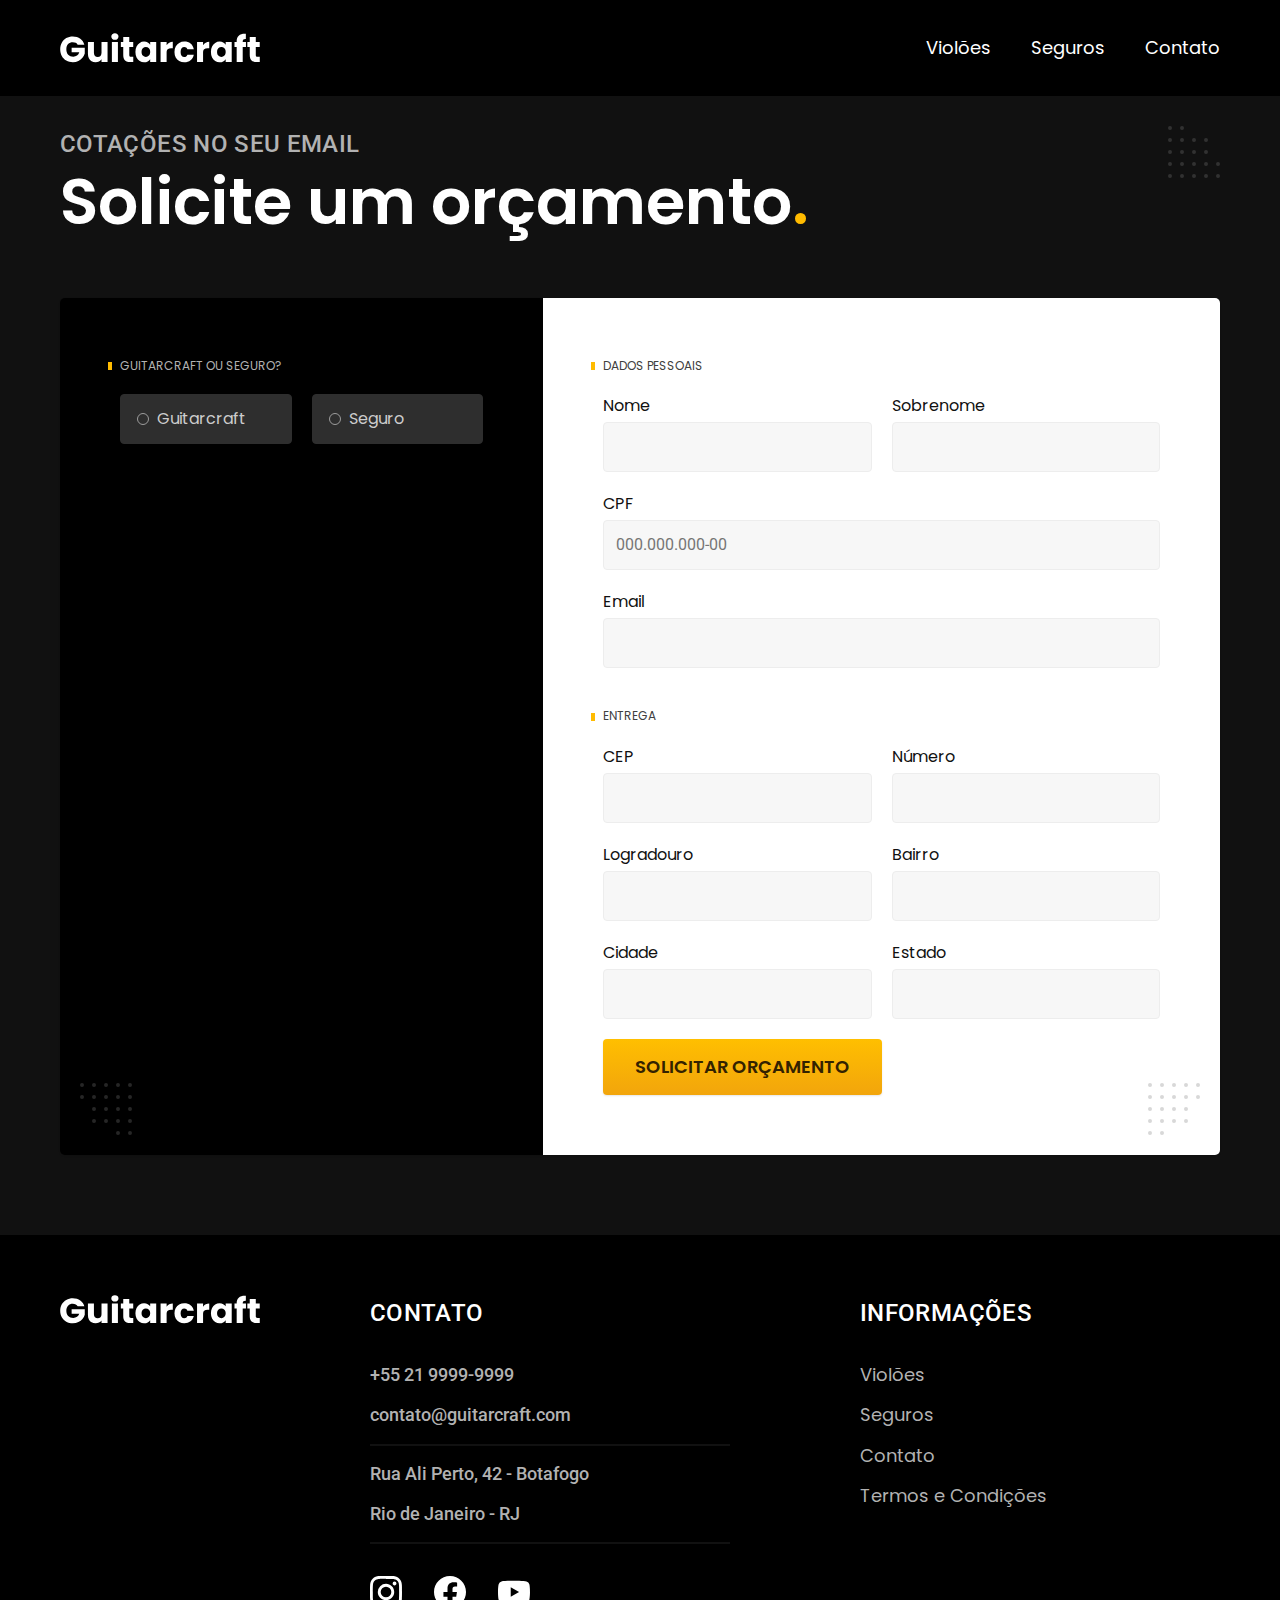
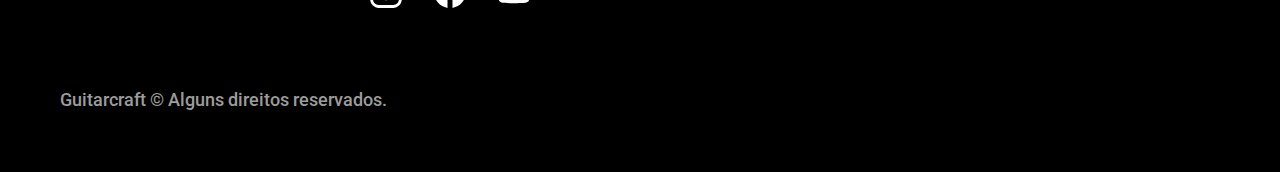
<file: orcamento.html>
<!DOCTYPE html>
<html lang="pt-br">

<head>
  <meta charset="UTF-8">
  <meta name="viewport" content="width=device-width, initial-scale=1.0">

  <title>Orçamento | Guitarcraft</title>
  <meta name="description" content="Orçamento.">

  <link rel="icon" href="./favicon.svg" type="image/svg+xml">
  <link rel="preload" href="./css/style.min.css" as="style">
  <link rel="stylesheet" href="./css/style.css">
  <script>document.documentElement.classList.add('js');</script>

  <link rel="preconnect" href="https://fonts.googleapis.com">
  <link rel="preconnect" href="https://fonts.gstatic.com" crossorigin>
  <link href="https://fonts.googleapis.com/css2?family=Merriweather:ital,wght@1,900&family=Poppins:wght@400;600&family=Roboto:wght@400;500&display=swap" rel="stylesheet">
</head>

<body id="topo">
  <header class="header-bg">
    <div class="header container">
      <a class="logo" href="./">
        <img src="./img/icones/icone guitarcraft.svg" width="200" height="32" alt="">
      </a>

      <nav aria-label="primaria">
        <ul class="header-menu font-1-m cor-0">
          <li><a href="./bicicletas.html">Violões</a></li>
          <li><a href="./seguros.html">Seguros</a></li>
          <li><a href="./contato.html">Contato</a></li>
        </ul>
      </nav>
    </div>
  </header>

  <main class="background">
    <div class="titulo-bg">
      <div class="titulo container">
        <p class="font-2-l-b cor-5">Cotações no seu email</p>
        <h1 class="font-1-xxl cor-0">Solicite um orçamento<span class="cor-p1">.</span></h1>
      </div>
    </div>

    <form class="orcamento container" action="./enviar.php" method="post">
      <div class="orcamento-produto">
        <h2 class="font-1-xs cor-5">Guitarcraft ou Seguro?</h2>

        <input type="radio" name="tipo" value="bikcraft" id="bikcraft">
        <label for="bikcraft">Guitarcraft</label>

        <input type="radio" name="tipo" value="seguro" id="seguro">
        <label for="seguro">Seguro</label>

        <div class="orcamento-conteudo" id="orcamento-bikcraft">
          <h2 class="font-1-xs cor-5">Escolha o seu</h2>

          <input type="radio" name="produto" value="magic" id="magic">
          <label for="magic">Magic Might <span>R$ 2.499</span></label>
          <div class="orcamento-detalhes">
            <ul class="font-1-xs cor-8">
              <li><img src="./img/icones/icone eletrico.svg" alt=""> Amplificador Elétrico</li>
              <li><img src="./img/icones/carbono.svg" alt=""> Cordas de Aço</li>
              <li><img src="./img/icones/velocidade.svg" alt="">Café Verniz Vibrante</li>
              <li><img src="./img/icones/rastreador.svg" alt=""> Dimensões: 40"</li>
            </ul>
            <img src="./img/magic.png" alt="Bicicleta preta">
          </div>

          <input type="radio" name="produto" value="nimbus" id="nimbus">
          <label for="nimbus">Nimbus Stark <span>R$ 4.999</span></label>
          <div class="orcamento-detalhes">
            <ul class="font-1-xs cor-8">
              <li><img src="./img/icones/icone eletrico.svg" alt=""> Amplificador Elétrico</li>
              <li><img src="./img/icones/carbono.svg" alt=""> Cordas de Aço</li>
              <li><img src="./img/icones/velocidade.svg" alt="">Preto Acetinado Fosco</li>
              <li><img src="./img/icones/rastreador.svg" alt=""> Dimensões: 39"</li>
            </ul>
            <img src="./img/nimbus.png" alt="">
          </div>

          <input type="radio" name="produto" value="nebula" id="nebula">
          <label for="nebula">Nebula Cosmic <span>R$ 3.999</span></label>
          <div class="orcamento-detalhes">
            <ul class="font-1-xs cor-8">
              <li><img src="./img/icones/icone eletrico.svg" alt=""> Amplificador Elétrico</li>
              <li><img src="./img/icones/carbono.svg" alt=""> Cordas de Aço</li>
              <li><img src="./img/icones/velocidade.svg" alt="">Natural Orvalho Brilhante</li>
              <li><img src="./img/icones/rastreador.svg" alt=""> Dimensões: 42"</li>
            </ul>
            <img src="./img/nebula.png" alt="Bicicleta branca">
          </div>

        </div>

        <div class="orcamento-conteudo" id="orcamento-seguro">
          <h2 class="font-1-xs cor-5">Escolha o plano</h2>

          <input type="radio" name="produto" value="prata" id="prata">
          <label for="prata">Prata <span>R$ 199</span></label>

          <input type="radio" name="produto" value="ouro" id="ouro">
          <label for="ouro">Ouro <span>R$ 299</span></label>
        </div>
      </div>
      <div class="orcamento-dados form">
        <h2 class="font-1-xs cor-9 col-2">dados pessoais</h2>
        <div>
          <label for="nome">Nome</label>
          <input type="text" id="nome" name="nome">
        </div>
        <div>
          <label for="sobrenome">Sobrenome</label>
          <input type="text" id="sobrenome" name="sobrenome">
        </div>
        <div class="col-2">
          <label for="cpf">CPF</label>
          <input type="text" id="cpf" name="cpf" placeholder="000.000.000-00">
        </div>
        <div class="col-2">
          <label for="email">Email</label>
          <input type="email" id="email" name="email" required>
        </div>
        <h2 class="font-1-xs cor-9 col-2">entrega</h2>
        <div>
          <label for="cep">CEP</label>
          <input type="text" id="cep" name="cep">
        </div>
        <div>
          <label for="numero">Número</label>
          <input type="text" id="numero" name="numero">
        </div>
        <div>
          <label for="logradouro">Logradouro</label>
          <input type="text" id="logradouro" name="logradouro">
        </div>
        <div>
          <label for="bairro">Bairro</label>
          <input type="text" id="bairro" name="bairro">
        </div>
        <div>
          <label for="cidade">Cidade</label>
          <input type="text" id="cidade" name="cidade">
        </div>
        <div>
          <label for="estado">Estado</label>
          <input type="text" id="estado" name="estado">
        </div>
        <button class="botao col-2">Solicitar Orçamento</button>
      </div>
    </form>
  </main>

  <footer class="footer-bg">
    <div class="footer container">
      <a href="#topo">
        <img src="./img/icones/icone guitarcraft.svg" width="200" height="32" alt="">
      </a>
      <div class="footer-contato">
        <h3 class="font-2-l-b cor-0">Contato</h3>
        <ul class="font-2-m cor-5">
          <li><a href="tel:+552199999999">+55 21 9999-9999</a></li>
          <li><a href="mailto:contato@bikcraft.com">contato@guitarcraft.com</a></li>
          <li>Rua Ali Perto, 42 - Botafogo</li>
          <li>Rio de Janeiro - RJ</li>
        </ul>
        <div class="footer-redes">
          <a href="./">
            <img src="./img/redes/instagram.svg" width="32" height="32" alt="Instagram">
          </a>
          <a href="./">
            <img src="./img/redes/facebook.svg" width="32" height="32" alt="Facebook">
          </a>
          <a href="./">
            <img src="./img/redes/youtube.svg" width="32" height="32" alt="Youtube">
          </a>
        </div>
      </div>
      <div class="footer-informacoes">
        <h3 class="font-2-l-b cor-0">Informações</h3>
        <nav>
          <ul class="font-1-m cor-5">
            <li><a href="./bicicletas.html">Violões</a></li>
            <li><a href="./seguros.html">Seguros</a></li>
            <li><a href="./contato.html">Contato</a></li>
            <li><a href="./termos.html">Termos e Condições</a></li>
          </ul>
        </nav>
      </div>
      <p class="footer-copy font-2-m cor-6">Guitarcraft © Alguns direitos reservados.</p>
    </div>
  </footer>
  <script src="./js/script.js"></script>
  <script src="./js/formulario.js"></script>
</body>

</html>
</file>
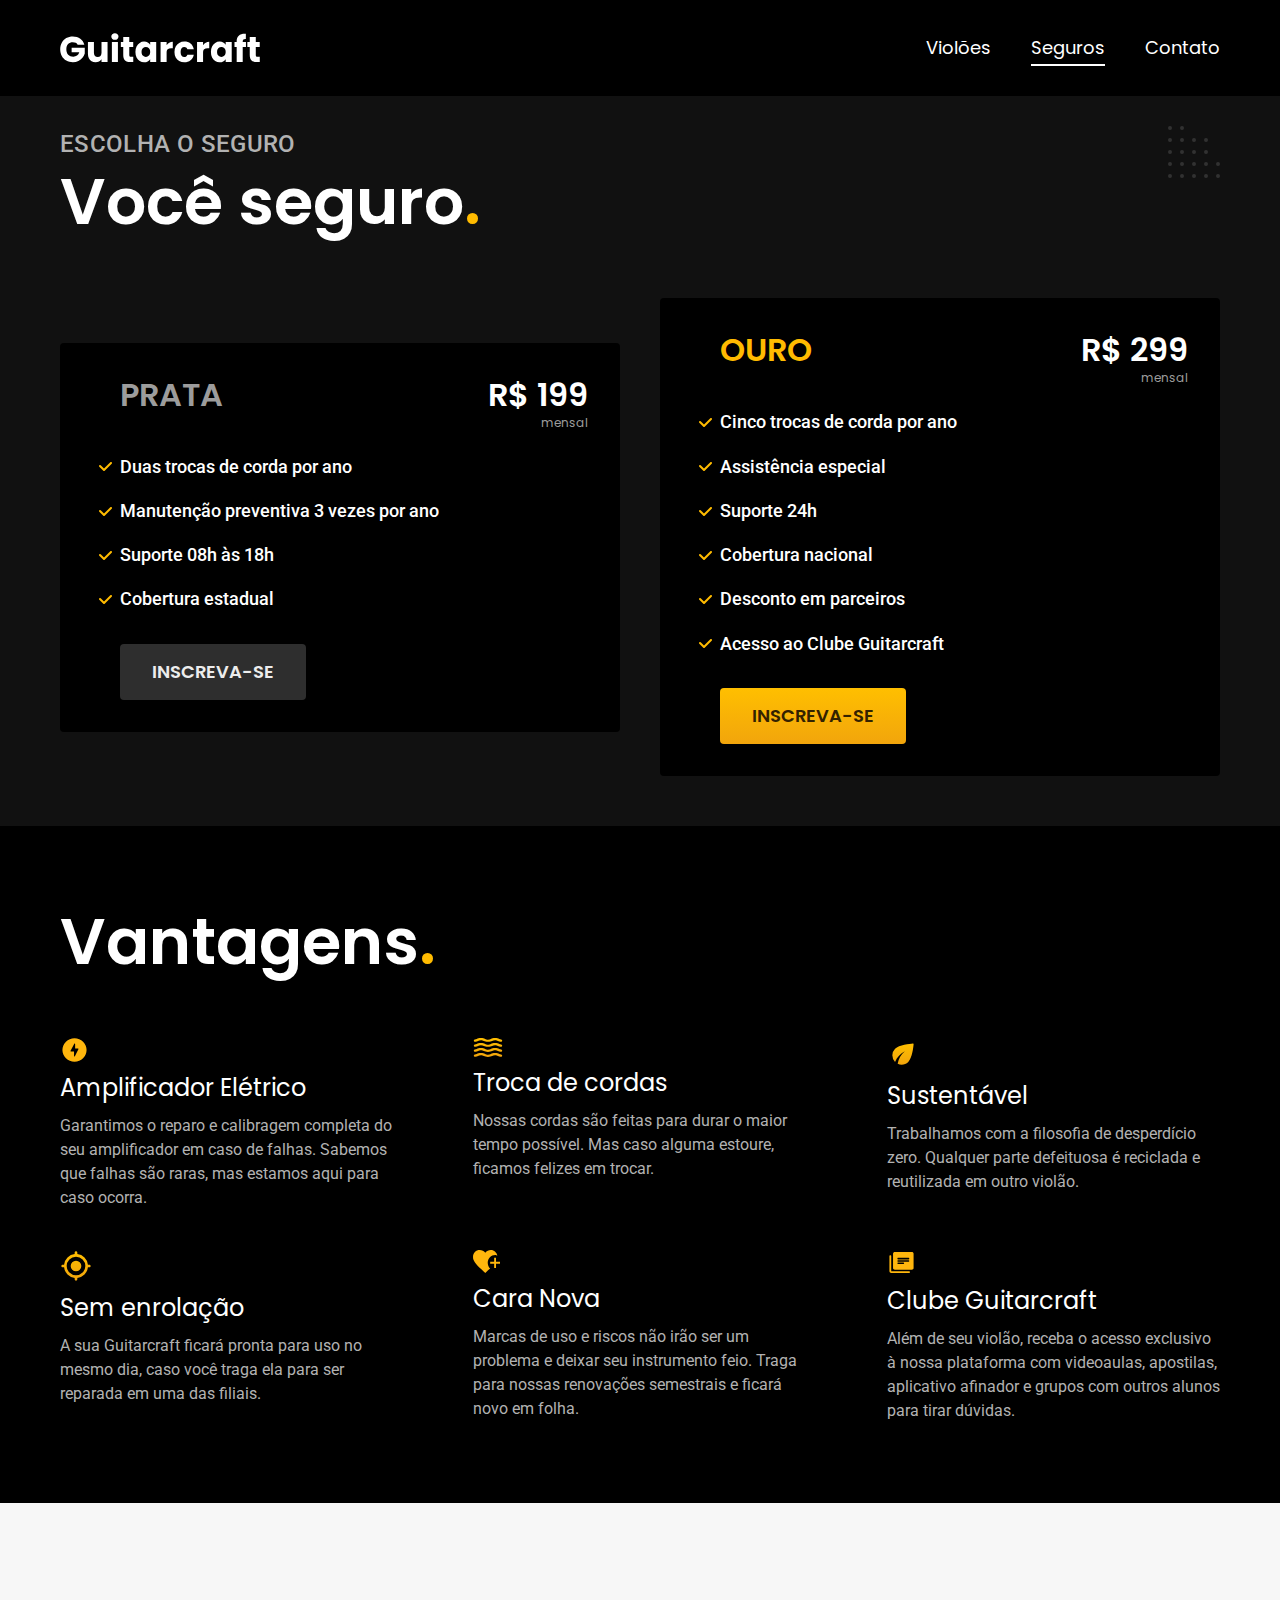
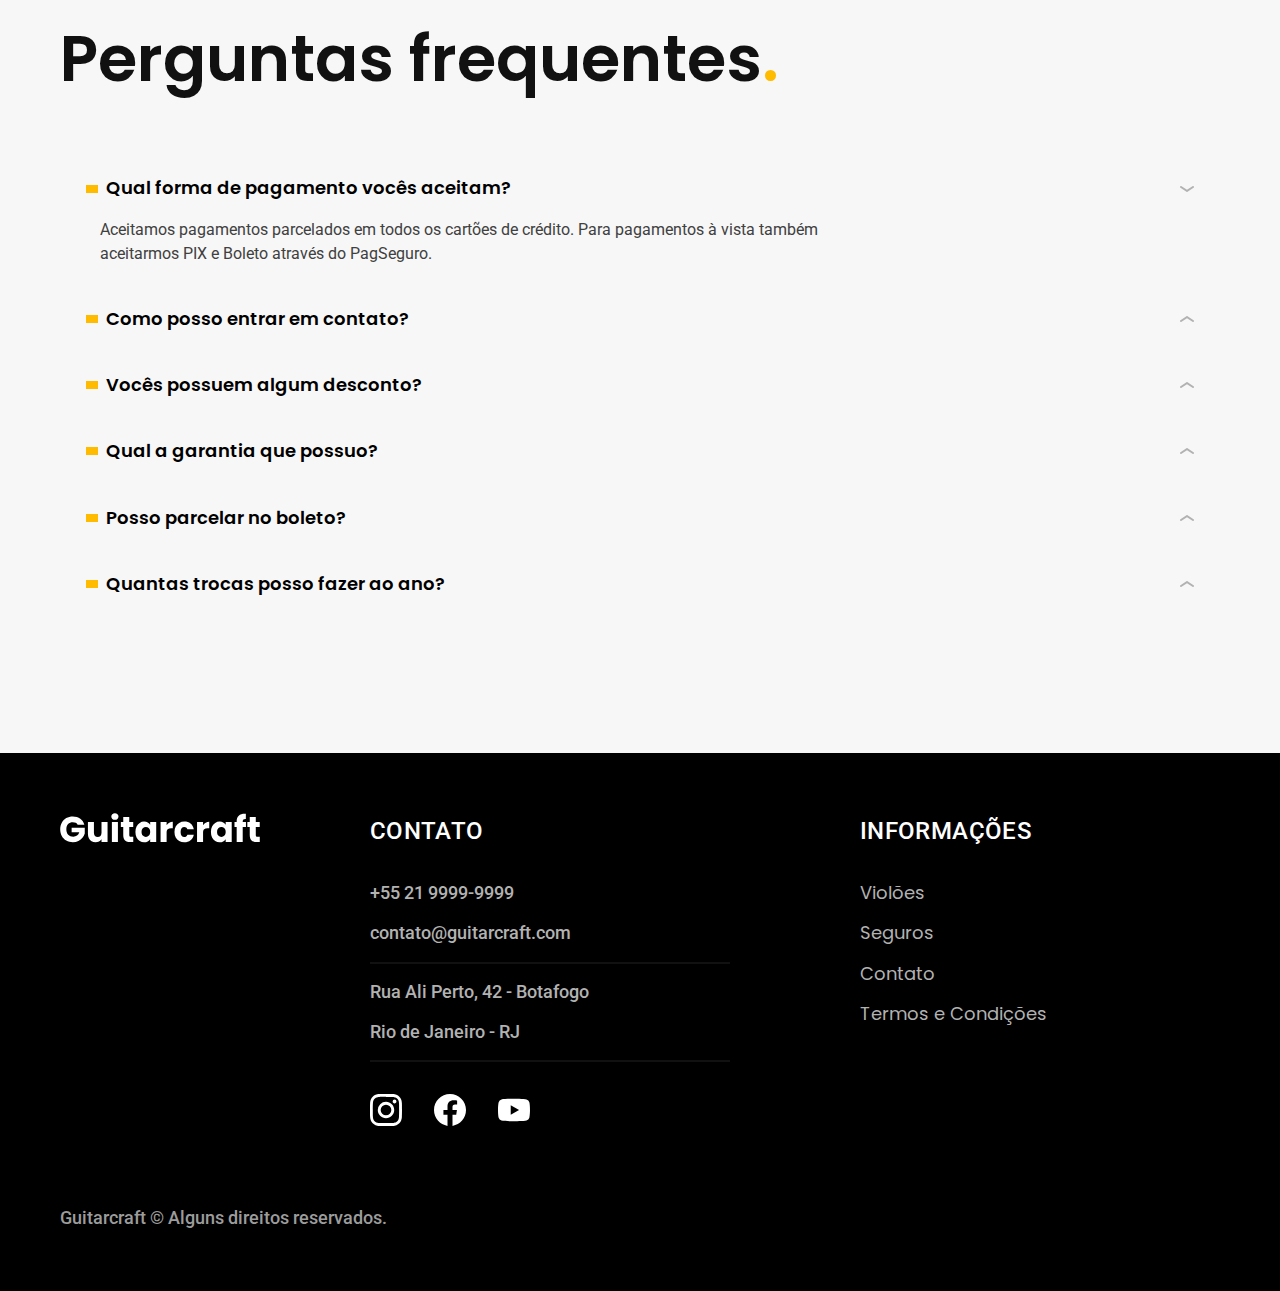
<file: seguros.html>
<!DOCTYPE html>
<html lang="pt-br">

<head>
  <meta charset="UTF-8">
  <meta name="viewport" content="width=device-width, initial-scale=1.0">

  <title>Seguros | Guitarcraft</title>
  <meta name="description" content="Seguros.">

  <link rel="icon" href="./favicon.svg" type="image/svg+xml">
  <link rel="preload" href="./css/style.min.css" as="style">
  <link rel="stylesheet" href="./css/style.css">
  <script>document.documentElement.classList.add('js');</script>

  <link rel="preconnect" href="https://fonts.googleapis.com">
  <link rel="preconnect" href="https://fonts.gstatic.com" crossorigin>
  <link href="https://fonts.googleapis.com/css2?family=Merriweather:ital,wght@1,900&family=Poppins:wght@400;600&family=Roboto:wght@400;500&display=swap" rel="stylesheet">
</head>

<body id="topo">
  <header class="header-bg">
    <div class="header container">
      <a class="logo" href="./">
        <img src="./img/icones/icone guitarcraft.svg" width="200" height="32" alt="">
      </a>

      <nav aria-label="primaria">
        <ul class="header-menu font-1-m cor-0">
          <li><a href="./bicicletas.html">Violões</a></li>
          <li><a href="./seguros.html">Seguros</a></li>
          <li><a href="./contato.html">Contato</a></li>
        </ul>
      </nav>
    </div>
  </header>

  <main class="seguros-bg">
    <div class="titulo-bg">
      <div class="titulo container">
        <p class="font-2-l-b cor-5">Escolha o seguro</p>
        <h1 class="font-1-xxl cor-0">Você seguro<span class="cor-p1">.</span></h1>
      </div>
    </div>

    <div class="seguros container">

      <div class="seguros-item fadeInLeft" data-anime="200">
        <h3 class="font-1-xl cor-6">PRATA</h3>
        <span class="font-1-xl cor-0">R$ 199 <span class="font-1-xs cor-6">mensal</span></span>
        <ul class="font-2-m cor-0">
          <li>Duas trocas de corda por ano</li>
          <li>Manutenção preventiva 3 vezes por ano</li>
          <li>Suporte 08h às 18h</li>
          <li>Cobertura estadual</li>
        </ul>
        <a class="botao secundario" href="./orcamento.html?tipo=seguro&produto=prata">Inscreva-se</a>
      </div>

      <div class="seguros-item fadeInRight" data-anime="400">
        <h3 class="font-1-xl cor-p1">OURO</h3>
        <span class="font-1-xl cor-0">R$ 299 <span class="font-1-xs cor-6">mensal</span></span>
        <ul class="font-2-m cor-0">
          <li>Cinco trocas de corda por ano</li>
          <li>Assistência especial</li>
          <li>Suporte 24h</li>
          <li>Cobertura nacional</li>
          <li>Desconto em parceiros</li>
          <li>Acesso ao Clube Guitarcraft</li>
        </ul>
        <a class="botao" href="./orcamento.html?tipo=seguro&produto=ouro">Inscreva-se</a>
      </div>
    </div>
  </main>

  <article class="vantagens-bg">
    <div class="vantagens container">
      <h2 class="font-1-xxl cor-0">Vantagens<span class="cor-p1">.</span></h2>
      <ul class="vantagens-lista">
        <li>
          <img class="font-1-l cor-0" src="./img/icones/icone eletrico.svg" alt="Amplificador">
          <h3 class="font-1-l cor-0">Amplificador Elétrico</h3>
          <p class="font-2-s cor-5">Garantimos o reparo e calibragem completa do seu amplificador em caso de falhas. Sabemos que falhas são raras, mas estamos aqui para caso ocorra.</p>
        </li>
        <li>
          <img src="./img/icones/icone corda.svg" alt="">
          <h3 class="font-1-l cor-0">Troca de cordas</h3>
          <p class="font-2-s cor-5">Nossas cordas são feitas para durar o maior tempo possível. Mas caso alguma estoure, ficamos felizes em trocar.</p>
        </li>
        <li>
          <img src="./img/icones/sustentavel.svg" alt="">
          <h3 class="font-1-l cor-0">Sustentável</h3>
          <p class="font-2-s cor-5">Trabalhamos com a filosofia de desperdício zero. Qualquer parte defeituosa é reciclada e reutilizada em outro violão.</p>
        </li>
        <li>
          <img src="./img/icones/rastreador.svg" alt="">
          <h3 class="font-1-l cor-0">Sem enrolação</h3>
          <p class="font-2-s cor-5">A sua Guitarcraft ficará pronta para uso no mesmo dia, caso você traga ela para ser reparada em uma das filiais.</p>
        </li>
        <li>
          <img src="./img/icones/icone saude.svg" alt="">
          <h3 class="font-1-l cor-0">Cara Nova</h3>
          <p class="font-2-s cor-5">Marcas de uso e riscos não irão ser um problema e deixar seu instrumento feio. Traga para nossas renovações semestrais e ficará novo em folha.</p>
        </li>
        <li>
          <img src="./img/icones/icone livro.svg" alt="">
          <h3 class="font-1-l cor-0">Clube Guitarcraft</h3>
          <p class="font-2-s cor-5">Além de seu violão, receba o acesso exclusivo à nossa plataforma com videoaulas, apostilas, aplicativo afinador e grupos com outros alunos para tirar dúvidas.</p>
        </li>
      </ul>
    </div>
  </article>

  <article class="perguntas container">
    <h2 class="font-1-xxl">Perguntas frequentes<span class="cor-p1">.</span></h2>

    <dl>
      <div>
        <dt><button class="font-1-m-b" aria-controls="pergunta1" aria-expanded="true">Qual forma de pagamento vocês aceitam?</button></dt>
        <dd id="pergunta1" class="font-2-s cor-9 ativa">Aceitamos pagamentos parcelados em todos os cartões de crédito. Para pagamentos à vista também aceitarmos PIX e Boleto através do PagSeguro.</dd>
      </div>
      <div>
        <dt><button class="font-1-m-b" aria-controls="pergunta2" aria-expanded="false">Como posso entrar em contato?</button></dt>
        <dd id="pergunta2" class="font-2-s cor-9">Basta acessar a aba Contato ou consultar o rodapé de nossas páginas e iniciar uma conversa por mensagem para nosso time por telefone, email, redes sociais ou pessoalmente vindo em uma das nossas lojas físicas. Lembre-se sempre de usar uma linguagem clara, compreensível e completa para que sua dúvida seja facilmente compreendida.</dd>
      </div>
      <div>
        <dt><button class="font-1-m-b" aria-controls="pergunta3" aria-expanded="false">Vocês possuem algum desconto?</button></dt>
        <dd id="pergunta3" class="font-2-s cor-9">Membros de nossa assinatura de seguros Prata e Ouro concorrem todos os meses a diversos descontos em nossas lojas parceiras.</dd>
      </div>
      <div>
        <dt><button class="font-1-m-b" aria-controls="pergunta4" aria-expanded="false">Qual a garantia que possuo?</button></dt>
        <dd id="pergunta4" class="font-2-s cor-9">Nos certificamos de entregar toda a segurança possível para nossos clientes seja na hora da compra protegendo suas informações, seja na entrega de nossos produtos ou até mesmo depois de se tornar um cliente garantindo uma assinatura de seguro para sua Guitarcraft.</dd>
      </div>
      <div>
        <dt><button class="font-1-m-b" aria-controls="pergunta5" aria-expanded="false">Posso parcelar no boleto?</button></dt>
        <dd id="pergunta5" class="font-2-s cor-9">Para pagamentos à vista também aceitamos PIX e Boleto em ate 6 vezes sem juros através do PagSeguro.</dd>
      </div>
      <div>
        <dt><button class="font-1-m-b" aria-controls="pergunta6" aria-expanded="false">Quantas trocas posso fazer ao ano?</button></dt>
        <dd id="pergunta6" class="font-2-s cor-9">Ao adquirir nossa assinatura de Seguro Prata, você poderá trocar até duas vezes por ano. Na assinatura Ouro é permitido cinco trocas por ano.</dd>
      </div>
    </dl>
  </article>

  <footer class="footer-bg">
    <div class="footer container">
      <a href="#topo">
        <img src="./img/icones/icone guitarcraft.svg" width="200" height="32" alt="">
      </a>
      <div class="footer-contato">
        <h3 class="font-2-l-b cor-0">Contato</h3>
        <ul class="font-2-m cor-5">
          <li><a href="tel:+552199999999">+55 21 9999-9999</a></li>
          <li><a href="mailto:contato@bikcraft.com">contato@guitarcraft.com</a></li>
          <li>Rua Ali Perto, 42 - Botafogo</li>
          <li>Rio de Janeiro - RJ</li>
        </ul>
        <div class="footer-redes">
          <a href="./">
            <img src="./img/redes/instagram.svg" width="32" height="32" alt="Instagram">
          </a>
          <a href="./">
            <img src="./img/redes/facebook.svg" width="32" height="32" alt="Facebook">
          </a>
          <a href="./">
            <img src="./img/redes/youtube.svg" width="32" height="32" alt="Youtube">
          </a>
        </div>
      </div>
      <div class="footer-informacoes">
        <h3 class="font-2-l-b cor-0">Informações</h3>
        <nav>
          <ul class="font-1-m cor-5">
            <li><a href="./bicicletas.html">Violões</a></li>
            <li><a href="./seguros.html">Seguros</a></li>
            <li><a href="./contato.html">Contato</a></li>
            <li><a href="./termos.html">Termos e Condições</a></li>
          </ul>
        </nav>
      </div>
      <p class="footer-copy font-2-m cor-6">Guitarcraft © Alguns direitos reservados.</p>
    </div>
  </footer>

  <script src="./js/plugins/simple-anime.js"></script>
  <script src="./js/script.js"></script>
</body>

</html>
</file>
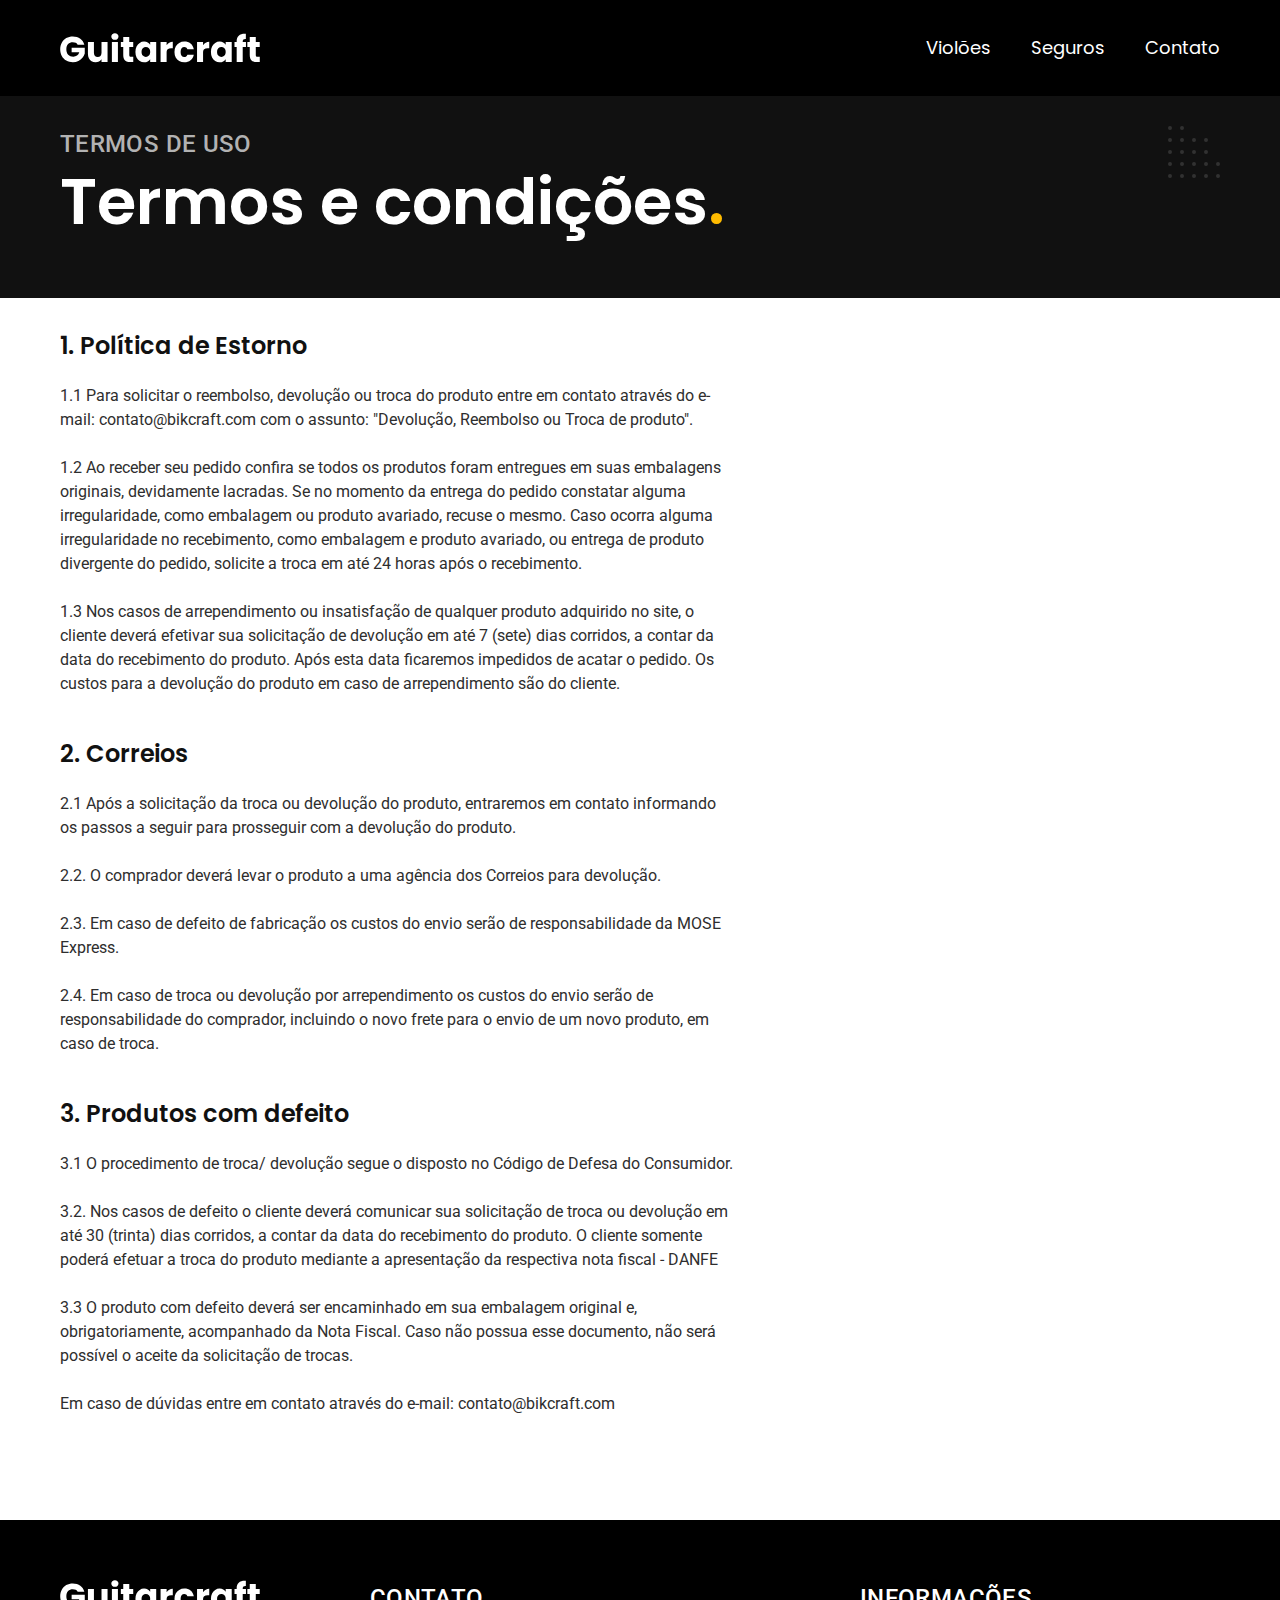
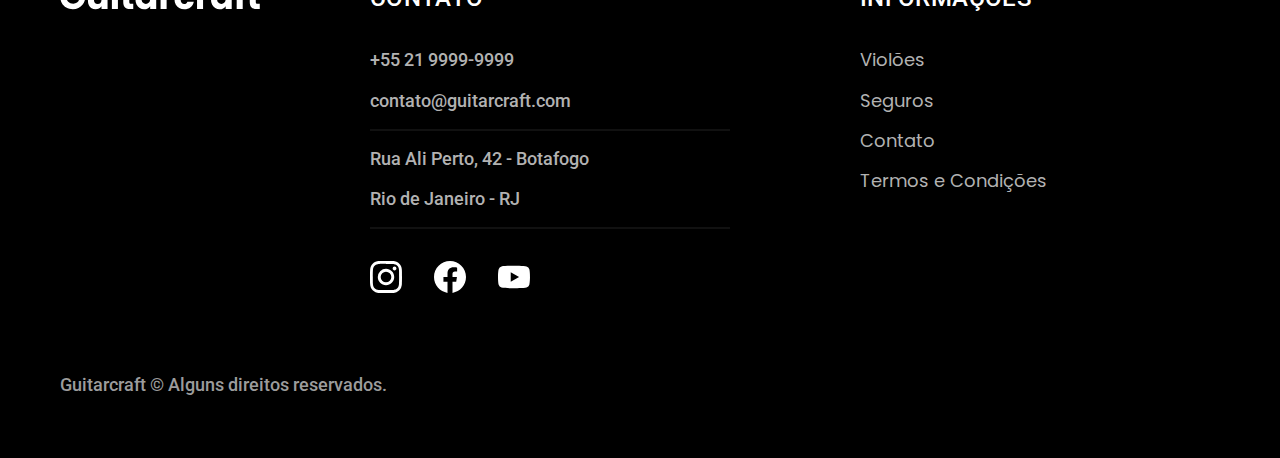
<file: termos.html>
<!DOCTYPE html>
<html lang="pt-br">

<head>
  <meta charset="UTF-8">
  <meta name="viewport" content="width=device-width, initial-scale=1.0">

  <title>Termos e Condições | Guitarcraft</title>
  <meta name="description" content="Termos e condições.">

  <link rel="icon" href="./favicon.svg" type="image/svg+xml">
  <link rel="preload" href="./css/style.min.css" as="style">
  <link rel="stylesheet" href="./css/style.css">
  <script>document.documentElement.classList.add('js');</script>

  <link rel="preconnect" href="https://fonts.googleapis.com">
  <link rel="preconnect" href="https://fonts.gstatic.com" crossorigin>
  <link href="https://fonts.googleapis.com/css2?family=Merriweather:ital,wght@1,900&family=Poppins:wght@400;600&family=Roboto:wght@400;500&display=swap" rel="stylesheet">
</head>

<body id="termos">
  <header class="header-bg">
    <div class="header container">
      <a class="logo" href="./">
        <img src="./img/icones/icone guitarcraft.svg" width="200" height="32" alt="">
      </a>

      <nav aria-label="primaria">
        <ul class="header-menu font-1-m cor-0">
          <li><a href="./bicicletas.html">Violões</a></li>
          <li><a href="./seguros.html">Seguros</a></li>
          <li><a href="./contato.html">Contato</a></li>
        </ul>
      </nav>
    </div>
  </header>

  <main>
    <div class="titulo-bg">
      <div class="titulo container">
        <p class="font-2-l-b cor-5">Termos de uso</p>
        <h1 class="font-1-xxl cor-0">Termos e condições<span class="cor-p1">.</span></h1>
      </div>
    </div>

    <div class="termos font-2-s cor-10 container">
      <h2 class="font-1-l cor-11">1. Política de Estorno</h2>
      <p>1.1 Para solicitar o reembolso, devolução ou troca do produto entre em contato através do e-mail: contato@bikcraft.com com o assunto: "Devolução, Reembolso ou Troca de produto".</p>
      <p>1.2 Ao receber seu pedido confira se todos os produtos foram entregues em suas embalagens originais, devidamente lacradas. Se no momento da entrega do pedido constatar alguma irregularidade, como embalagem ou produto avariado, recuse o mesmo. Caso ocorra alguma irregularidade no recebimento, como embalagem e produto avariado, ou entrega de produto divergente do pedido, solicite a troca em até 24 horas após o recebimento.</p>
      <p>1.3 Nos casos de arrependimento ou insatisfação de qualquer produto adquirido no site, o cliente deverá efetivar sua solicitação de devolução em até 7 (sete) dias corridos, a contar da data do recebimento do produto. Após esta data ficaremos impedidos de acatar o pedido. Os custos para a devolução do produto em caso de arrependimento são do cliente.</p>
      <h2 class="font-1-l cor-11">2. Correios</h2>
      <p>2.1 Após a solicitação da troca ou devolução do produto, entraremos em contato informando os passos a seguir para prosseguir com a devolução do produto.</p>
      <p>2.2. O comprador deverá levar o produto a uma agência dos Correios para devolução.</p>
      <p>2.3. Em caso de defeito de fabricação os custos do envio serão de responsabilidade da MOSE Express.</p>
      <p>2.4. Em caso de troca ou devolução por arrependimento os custos do envio serão de responsabilidade do comprador, incluindo o novo frete para o envio de um novo produto, em caso de troca.</p>

      <h2 class="font-1-l cor-11">3. Produtos com defeito</h2>
      <p>3.1 O procedimento de troca/ devolução segue o disposto no Código de Defesa do Consumidor.</p>
      <p>3.2. Nos casos de defeito o cliente deverá comunicar sua solicitação de troca ou devolução em até 30 (trinta) dias corridos, a contar da data do recebimento do produto. O cliente somente poderá efetuar a troca do produto mediante a apresentação da respectiva nota fiscal - DANFE</p>
      <p>3.3 O produto com defeito deverá ser encaminhado em sua embalagem original e, obrigatoriamente, acompanhado da Nota Fiscal. Caso não possua esse documento, não será possível o aceite da solicitação de trocas.</p>
      <p>Em caso de dúvidas entre em contato através do e-mail: contato@bikcraft.com</p>
    </div>
  </main>

  <footer class="footer-bg">
    <div class="footer container">
      <a href="#termos">
        <img src="./img/icones/icone guitarcraft.svg" width="200" height="32" alt="">
      </a>
      <div class="footer-contato">
        <h3 class="font-2-l-b cor-0">Contato</h3>
        <ul class="font-2-m cor-5">
          <li><a href="tel:+552199999999">+55 21 9999-9999</a></li>
          <li><a href="mailto:contato@bikcraft.com">contato@guitarcraft.com</a></li>
          <li>Rua Ali Perto, 42 - Botafogo</li>
          <li>Rio de Janeiro - RJ</li>
        </ul>
        <div class="footer-redes">
          <a href="./">
            <img src="./img/redes/instagram.svg" width="32" height="32" alt="Instagram">
          </a>
          <a href="./">
            <img src="./img/redes/facebook.svg" width="32" height="32" alt="Facebook">
          </a>
          <a href="./">
            <img src="./img/redes/youtube.svg" width="32" height="32" alt="Youtube">
          </a>
        </div>
      </div>
      <div class="footer-informacoes">
        <h3 class="font-2-l-b cor-0">Informações</h3>
        <nav>
          <ul class="font-1-m cor-5">
            <li><a href="./bicicletas.html">Violões</a></li>
            <li><a href="./seguros.html">Seguros</a></li>
            <li><a href="./contato.html">Contato</a></li>
            <li><a href="./termos.html">Termos e Condições</a></li>
          </ul>
        </nav>
      </div>
      <p class="footer-copy font-2-m cor-6">Guitarcraft © Alguns direitos reservados.</p>
    </div>
  </footer>
  <script src="./js/script.js"></script>
</body>

</html>
</file>
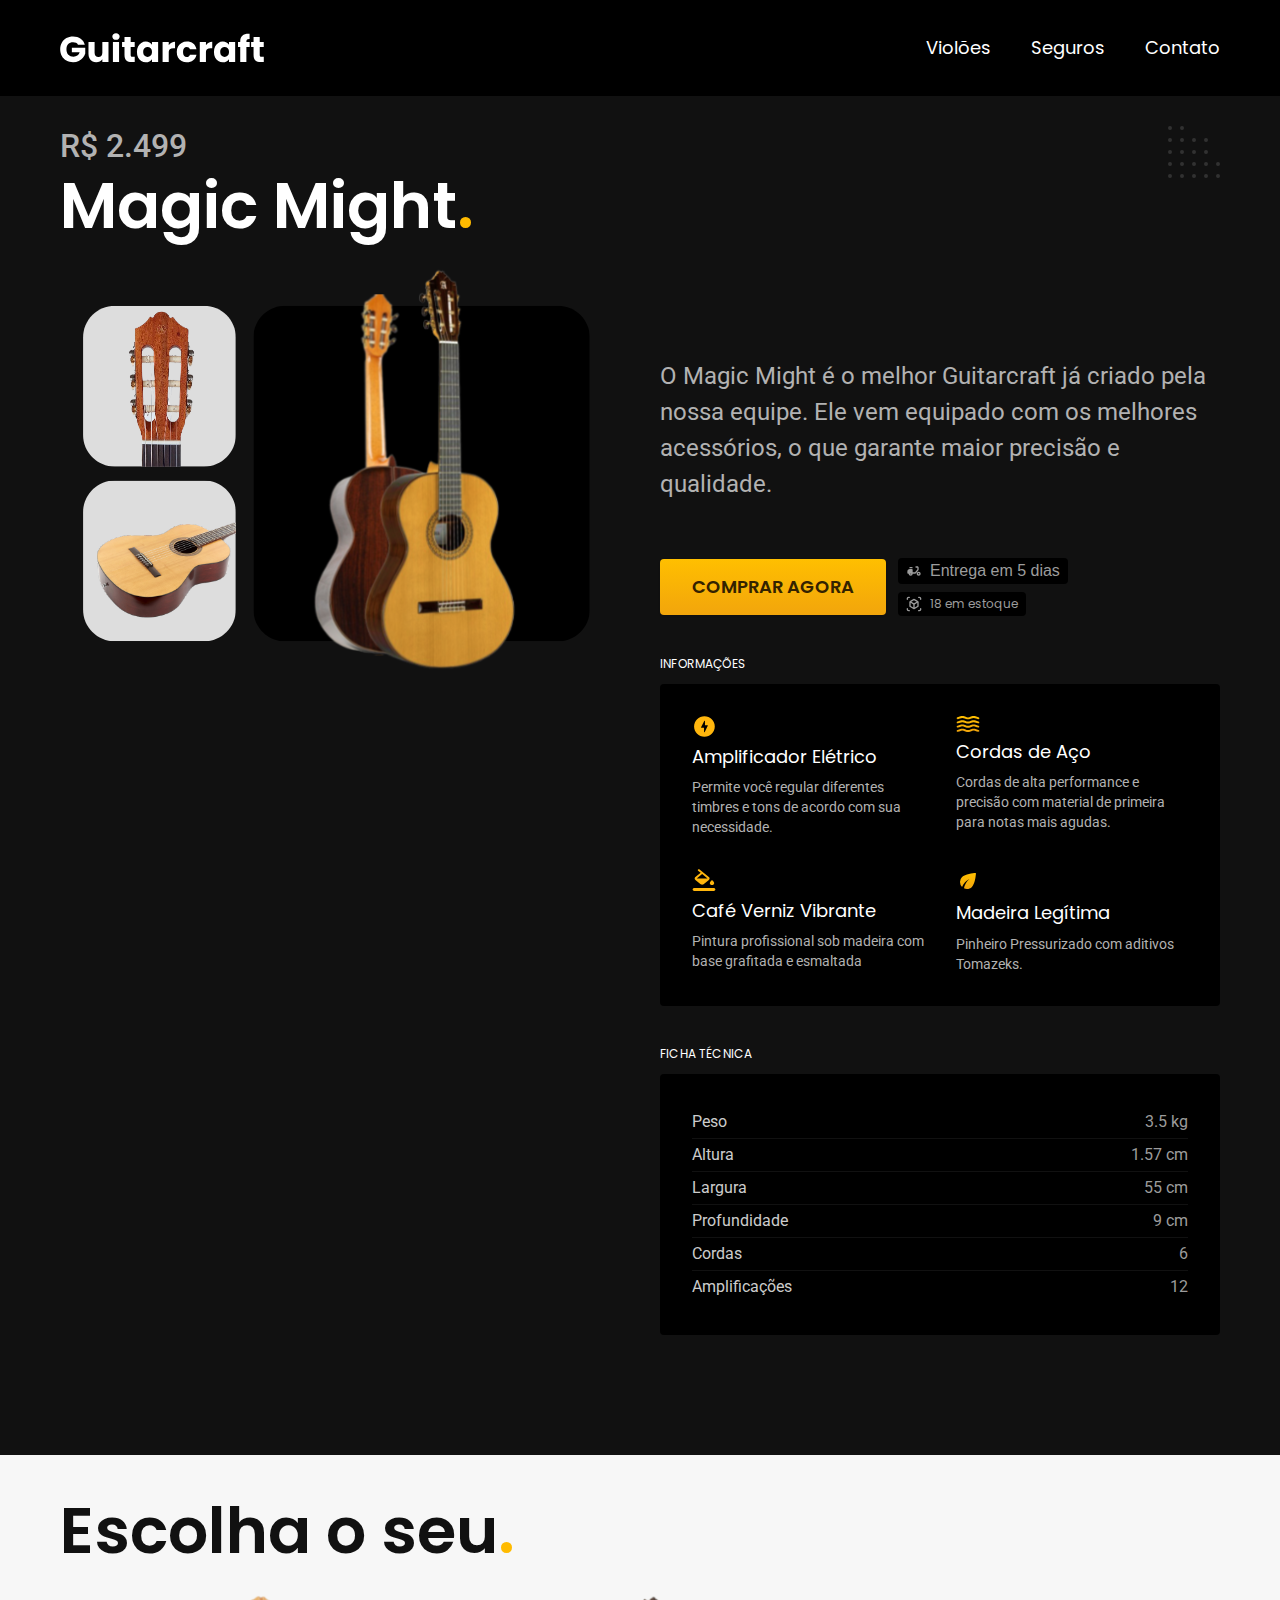
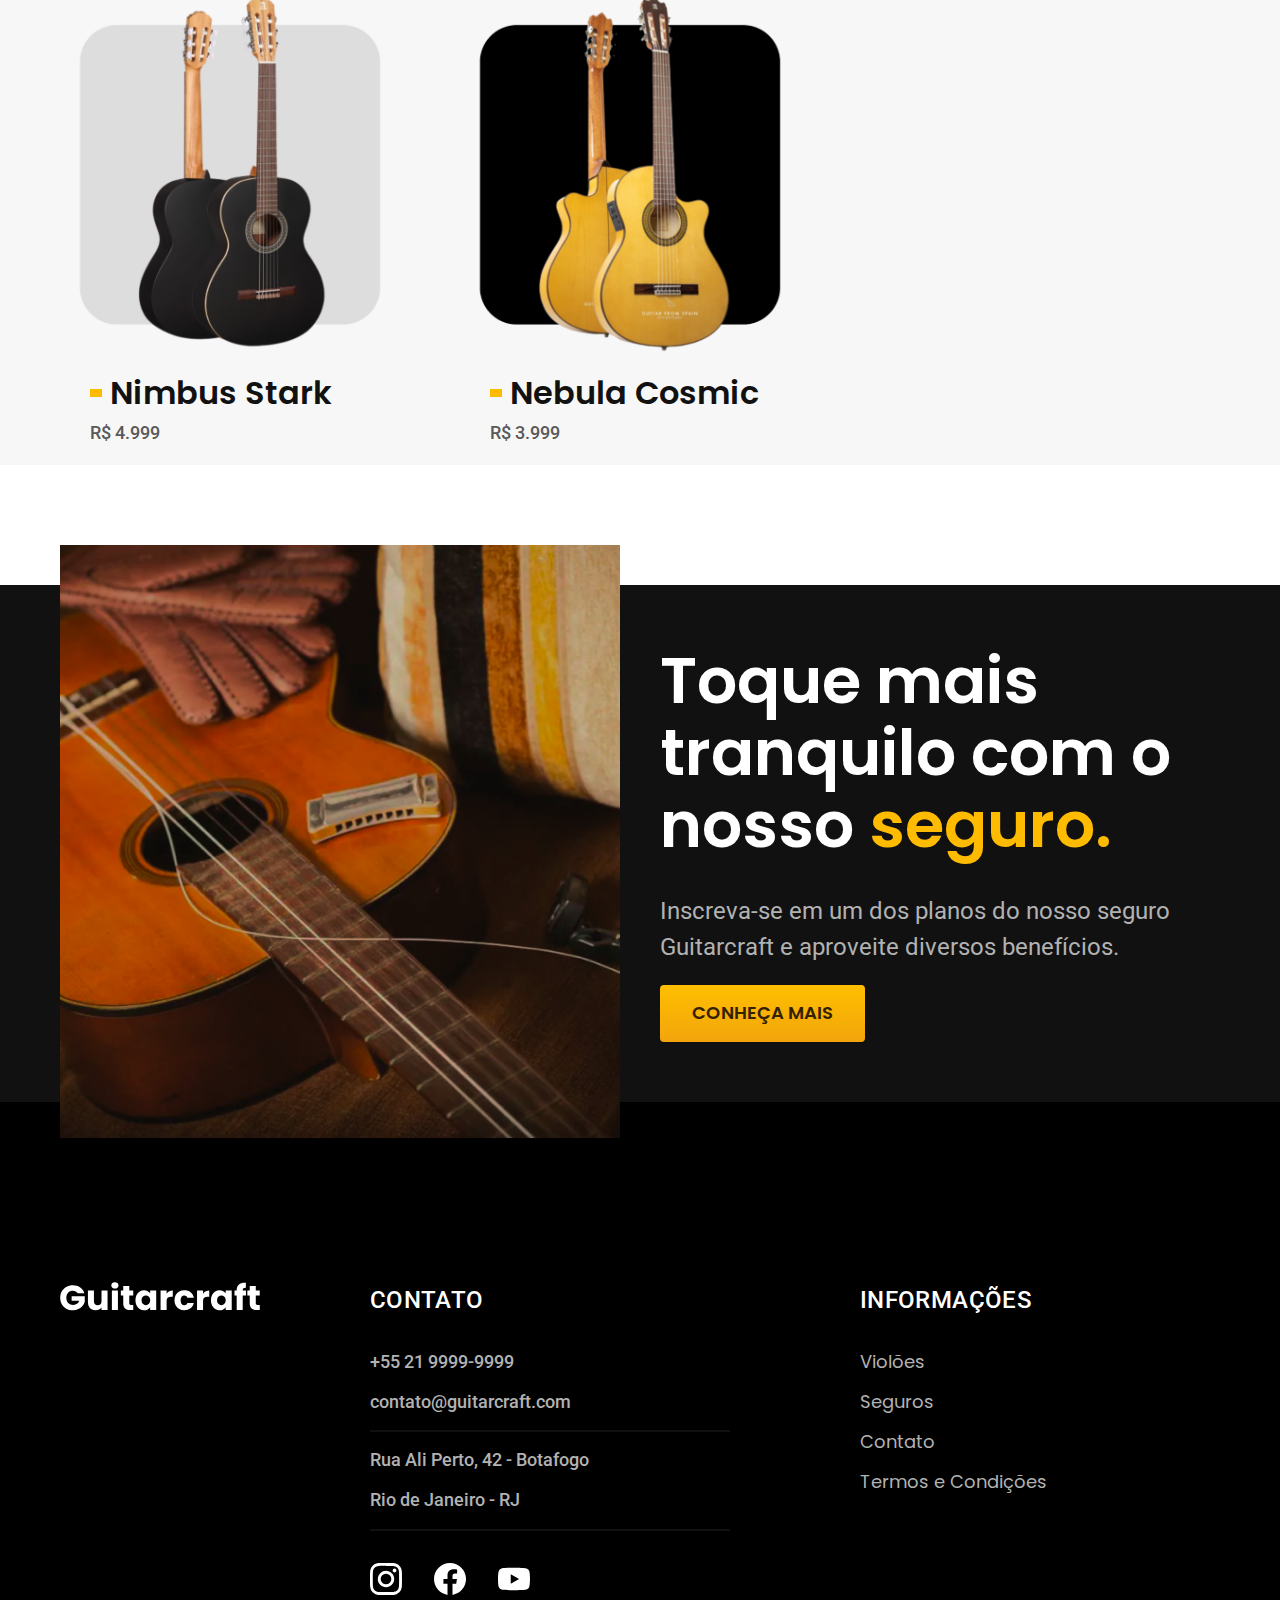
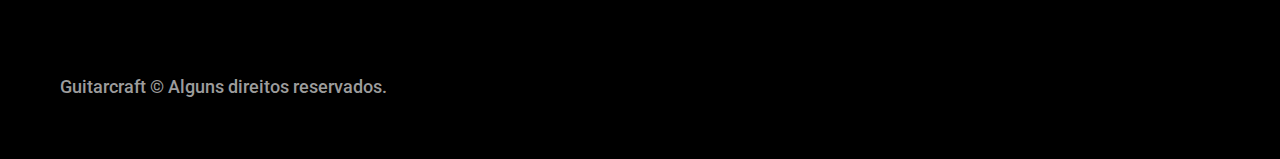
<file: bicicletas/magic.html>
<!DOCTYPE html>
<html lang="pt-br">

<head>
  <meta charset="UTF-8">
  <meta name="viewport" content="width=device-width, initial-scale=1.0">

  <title>Magic | Guitarcraft</title>
  <meta name="description" content="Magic.">

  <link rel="icon" href="../favicon.svg" type="image/svg+xml">
  <link rel="preload" href="../css/style.min.css" as="style">
  <link rel="stylesheet" href="../css/style.css">
  <script>document.documentElement.classList.add('js');</script>

  <link rel="preconnect" href="https://fonts.googleapis.com">
  <link rel="preconnect" href="https://fonts.gstatic.com" crossorigin>
  <link href="https://fonts.googleapis.com/css2?family=Merriweather:ital,wght@1,900&family=Poppins:wght@400;600&family=Roboto:wght@400;500&display=swap" rel="stylesheet">
</head>

<body id="topo">
  <header class="header-bg">
    <div class="header container">
      <a class="logo" href="../">
        <img src="../img/icones/icone guitarcraft.svg" alt="">
      </a>

      <nav aria-label="primaria">
        <ul class="header-menu font-1-m cor-0">
          <li><a href="../bicicletas.html">Violões</a></li>
          <li><a href="../seguros.html">Seguros</a></li>
          <li><a href="../contato.html">Contato</a></li>
        </ul>
      </nav>
    </div>
  </header>

  <main class="titulo-bg">
    <div>
      <div class="titulo container">
        <p class="font-2-xl cor-5">R$ 2.499</p>
        <h1 class="font-1-xxl cor-0">Magic Might<span class="cor-p1">.</span></h1>
      </div>
    </div>

    <div class="bicicleta container">
      <div class="violao-imagem-magic">
        <img src="../img/magic-colagem.svg" alt="">
      </div>

      <div class="bicicleta-conteudo">
        <h6 class="font-2-l cor-5">O Magic Might é o melhor Guitarcraft já criado pela nossa equipe. Ele vem equipado com os melhores acessórios, o que garante maior precisão e qualidade.</h6>
        <div class="bicicleta-comprar">
          <a class="botao" href="../orcamento.html?tipo=bikcraft&produto=magic">Comprar Agora</a>
          <span class="entrega cor-6"><img src="../img/icones/entrega.svg" alt=""> Entrega em 5 dias</span>
          <span class="estoque font-1-xs cor-6"><img src="../img/icones/estoque.svg" alt=""> 18 em estoque</span>
        </div>

        <h2 class="font-1-xs cor-0">Informações</h2>
        <ul class="bicicleta-informacoes">
          <li>
            <img src="../img/icones/icone eletrico.svg" alt="">
            <h3 class="font-1-m cor-0">Amplificador Elétrico</h3>
            <p class="font-2-xs cor-5">Permite você regular diferentes timbres e tons de acordo com sua necessidade.</p>
          </li>
          <li>
            <img src="../img/icones/icone corda.svg" alt="">
            <h3 class="font-1-m cor-0">Cordas de Aço</h3>
            <p class="font-2-xs cor-5">Cordas de alta performance e precisão com material de primeira para notas mais agudas.</p>
          </li>
          <li>
            <img src="../img/icones/icone tinta.svg" alt="">
            <h3 class="font-1-m cor-0">Café Verniz Vibrante</h3>
            <p class="font-2-xs cor-5">Pintura profissional sob madeira com base grafitada e esmaltada</p>
          </li>
          <li>
            <img src="../img/icones/sustentavel.svg" alt="">
            <h3 class="font-1-m cor-0">Madeira Legítima</h3>
            <p class="font-2-xs cor-5">Pinheiro Pressurizado com aditivos Tomazeks.</p>
          </li>
        </ul>
        <h2 class="font-1-xs cor-0">Ficha Técnica</h2>
        <ul class="bicicleta-ficha font-2-s cor-4">
          <li>Peso <span>3.5 kg</span></li>
          <li>Altura <span>1.57 cm</span></li>
          <li>Largura <span>55 cm</span></li>
          <li>Profundidade <span>9 cm</span></li>
          <li>Cordas <span>6</span></li>
          <li>Amplificações <span>12</span></li>
        </ul>
      </div>
    </div>
  </main>

  <article class="bicicletas-lista2 container">
    <h2 class="font-1-xxl">Escolha o seu<span class="cor-p1">.</span></h2>

    <ul>
      <li>
        <a href="./nimbus.html">
          <img src="../img/nimbus.png" alt="" width="370">
          <h3 class="font-1-xl">Nimbus Stark</h3>
          <h4 class="font-2-m cor-8">R$ 4.999</h4>
        </a>
      </li>
      <li>
        <a href="./nebula.html">
          <img src="../img/nebula.png" alt="" width="370">
          <h3 class="font-1-xl">Nebula Cosmic</h3>
          <h4 class="font-2-m cor-8">R$ 3.999</h4>
        </a>
      </li>
    </ul>
  </article>

  <article class="seguro-bg">
    <div class="seguro container">
      <div class="seguro-imagem">
        <img src="../img/foto-seguros.png" alt="">
      </div>
      <div class="seguro-conteudo">
        <h2 class="font-1-xxl cor-0">Toque mais tranquilo com o nosso <span class="cor-p1">seguro.</span></h2>
        <p class="font-2-l cor-5">Inscreva-se em um dos planos do nosso seguro Guitarcraft e aproveite diversos benefícios.</p>
        <a class="botao" href="../seguros.html">Conheça Mais</a>
      </div>
    </div>
  </article>

  <footer class="footer-bg">
    <div class="footer container">
      <a href="#topo">
        <img src="/img/icones/icone guitarcraft.svg" width="200" height="32" alt="">
      </a>
      <div class="footer-contato">
        <h3 class="font-2-l-b cor-0">Contato</h3>
        <ul class="font-2-m cor-5">
          <li><a href="tel:+552199999999">+55 21 9999-9999</a></li>
          <li><a href="mailto:contato@bikcraft.com">contato@guitarcraft.com</a></li>
          <li>Rua Ali Perto, 42 - Botafogo</li>
          <li>Rio de Janeiro - RJ</li>
        </ul>
        <div class="footer-redes">
          <a href="./">
            <img src="/img/redes/instagram.svg" width="32" height="32" alt="Instagram">
          </a>
          <a href="./">
            <img src="/img/redes/facebook.svg" width="32" height="32" alt="Facebook">
          </a>
          <a href="./">
            <img src="/img/redes/youtube.svg" width="32" height="32" alt="Youtube">
          </a>
        </div>
      </div>
      <div class="footer-informacoes">
        <h3 class="font-2-l-b cor-0">Informações</h3>
        <nav>
          <ul class="font-1-m cor-5">
            <li><a href="./bicicletas.html">Violões</a></li>
            <li><a href="./seguros.html">Seguros</a></li>
            <li><a href="./contato.html">Contato</a></li>
            <li><a href="./termos.html">Termos e Condições</a></li>
          </ul>
        </nav>
      </div>
      <p class="footer-copy font-2-m cor-6">Guitarcraft © Alguns direitos reservados.</p>
    </div>
  </footer>
  <script src="../js/script.js"></script>
</body>

</html>
</file>
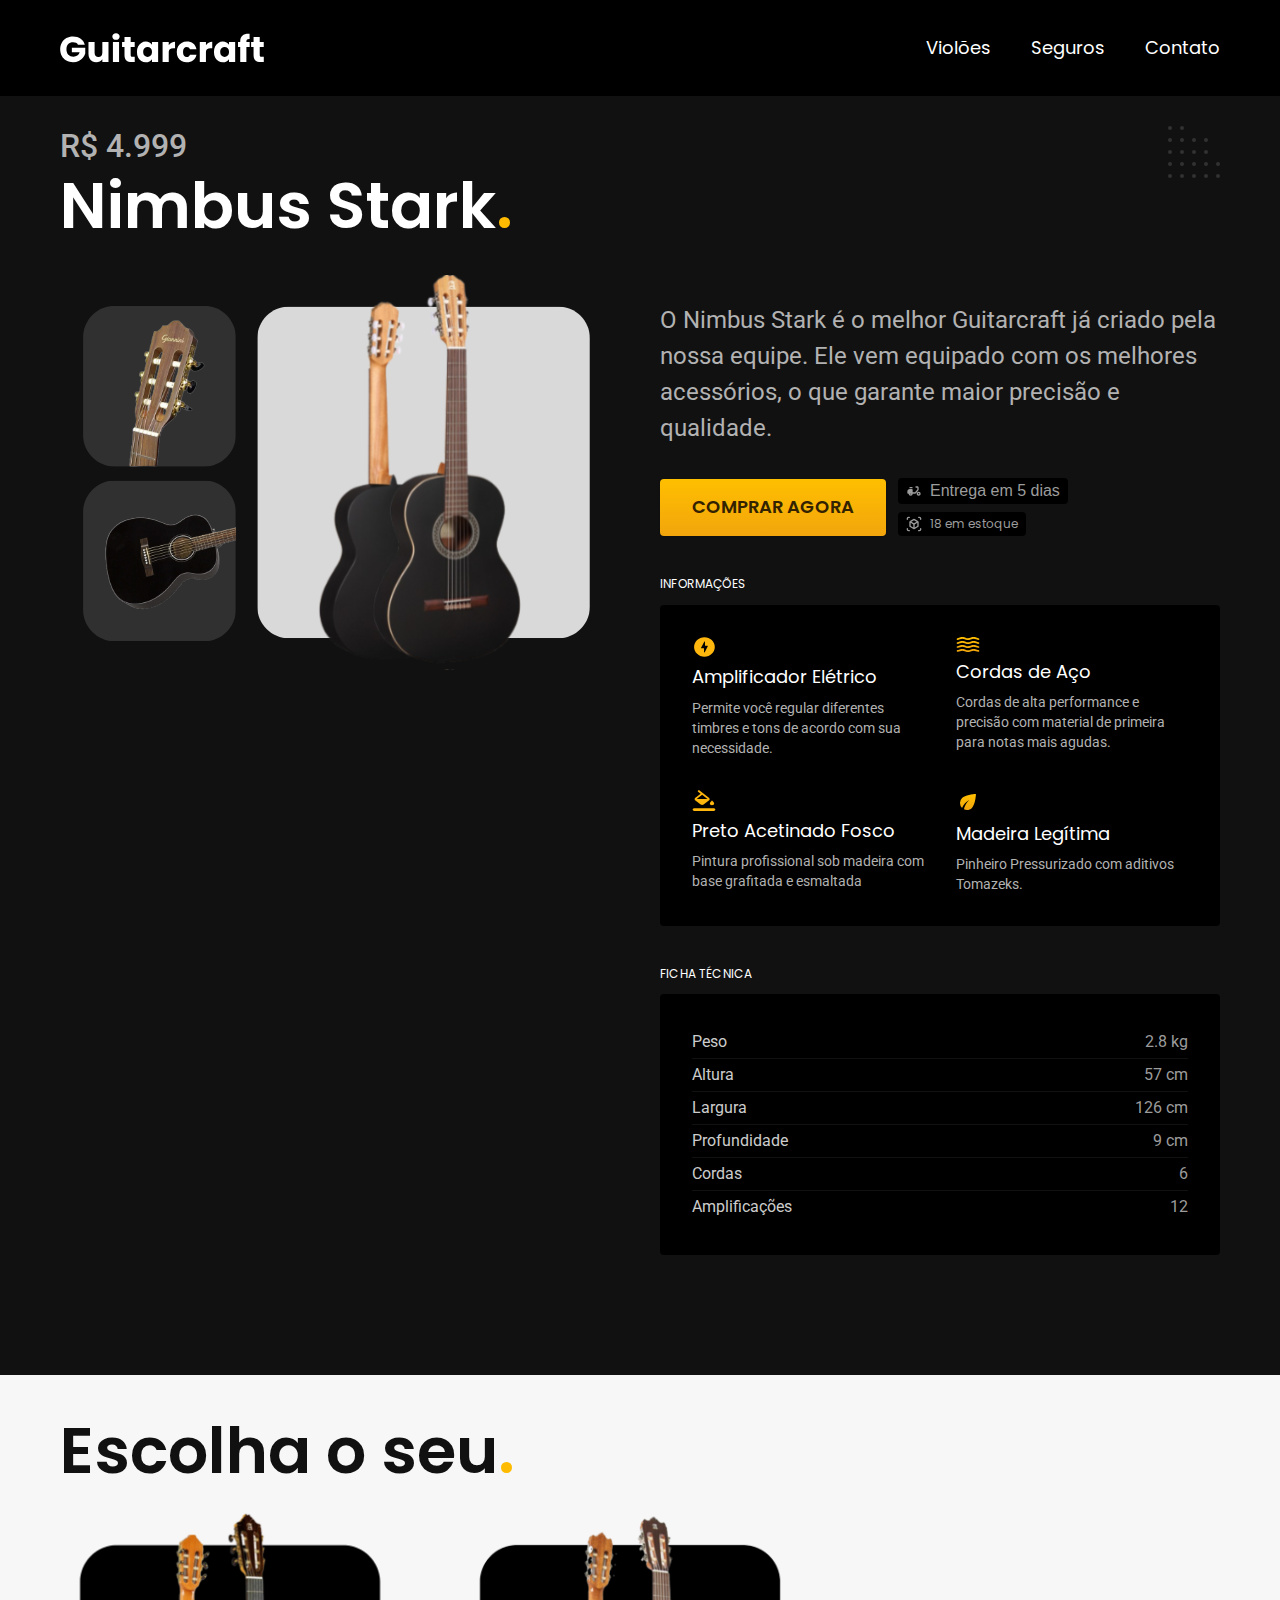
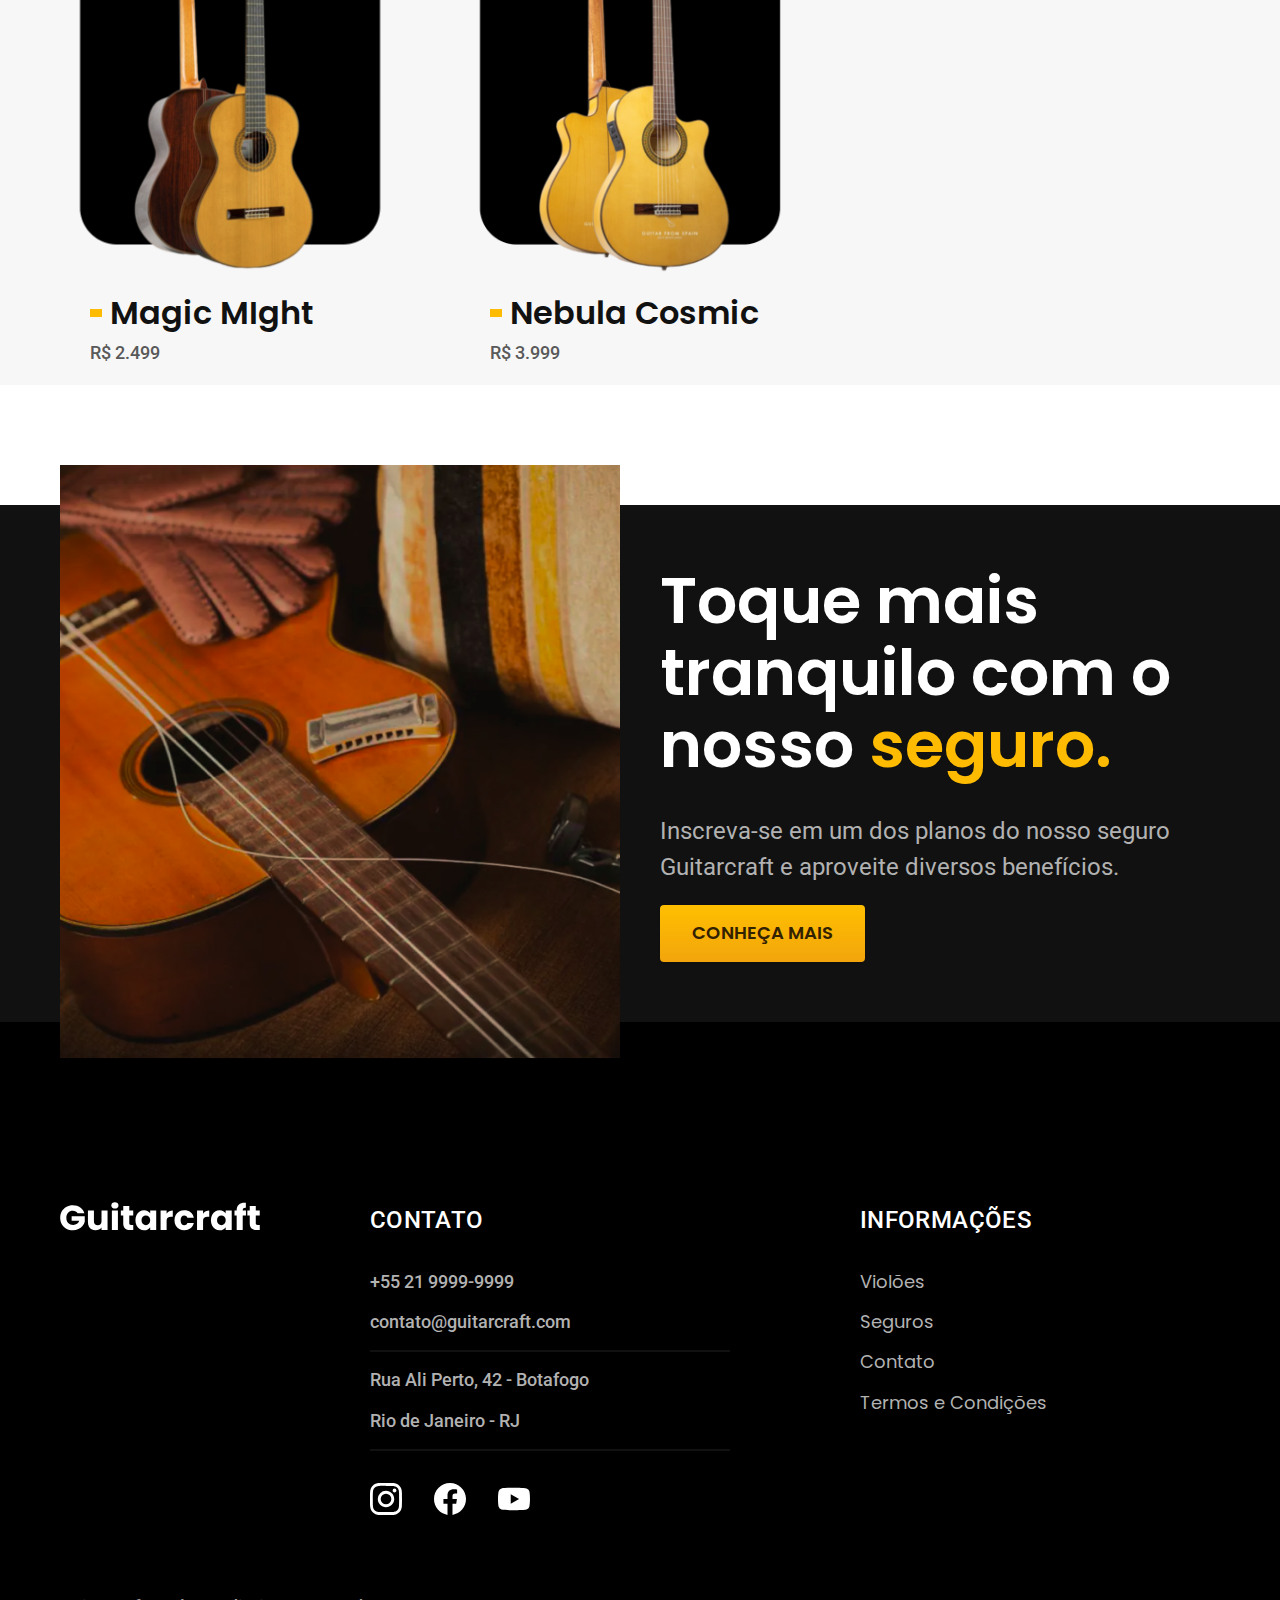
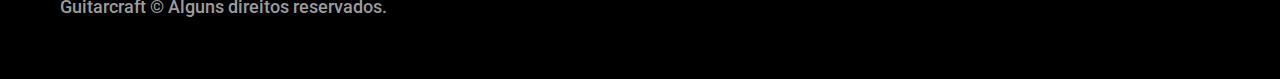
<file: bicicletas/nimbus.html>
<!DOCTYPE html>
<html lang="pt-br">

<head>
  <meta charset="UTF-8">
  <meta name="viewport" content="width=device-width, initial-scale=1.0">

  <title>Nimbus | Bikcraft</title>
  <meta name="description" content="Magic.">

  <link rel="icon" href="../favicon.svg" type="image/svg+xml">
  <link rel="preload" href="../css/style.min.css" as="style">
  <link rel="stylesheet" href="../css/style.css">
  <script>document.documentElement.classList.add('js');</script>

  <link rel="preconnect" href="https://fonts.googleapis.com">
  <link rel="preconnect" href="https://fonts.gstatic.com" crossorigin>
  <link href="https://fonts.googleapis.com/css2?family=Merriweather:ital,wght@1,900&family=Poppins:wght@400;600&family=Roboto:wght@400;500&display=swap" rel="stylesheet">
</head>

<body id="topo">
  <header class="header-bg">
    <div class="header container">
      <a class="logo" href="../">
        <img src="../img/icones/icone guitarcraft.svg" alt="">
      </a>

      <nav aria-label="primaria">
        <ul class="header-menu font-1-m cor-0">
          <li><a href="../bicicletas.html">Violões</a></li>
          <li><a href="../seguros.html">Seguros</a></li>
          <li><a href="../contato.html">Contato</a></li>
        </ul>
      </nav>
    </div>
  </header>

  <main class="titulo-bg">
    <div>
      <div class="titulo container">
        <p class="font-2-xl cor-5">R$ 4.999</p>
        <h1 class="font-1-xxl cor-0">Nimbus Stark<span class="cor-p1">.</span></h1>
      </div>
    </div>

    <div class="bicicleta container">
      <div class="violao-imagem-nimbus">
        <img src="../img/nimbus-colagem.svg" alt="">
      </div>
      <div class="bicicleta-conteudo">
        <p class="font-2-l cor-5">O Nimbus Stark é o melhor Guitarcraft já criado pela nossa equipe. Ele vem equipado com os melhores acessórios, o que garante maior precisão e qualidade.</p>
        <div class="bicicleta-comprar">
          <a class="botao" href="../orcamento.html?tipo=bikcraft&produto=nimbus">Comprar Agora</a>
          <span class="entrega cor-6"><img src="../img/icones/entrega.svg" alt=""> Entrega em 5 dias</span>
          <span class="estoque font-1-xs cor-6"><img src="../img/icones/estoque.svg" alt=""> 18 em estoque</span>
        </div>

        <h2 class="font-1-xs cor-0">Informações</h2>
        <ul class="bicicleta-informacoes">
          <li>
            <img src="../img/icones/icone eletrico.svg" alt="">
            <h3 class="font-1-m cor-0">Amplificador Elétrico</h3>
            <p class="font-2-xs cor-5">Permite você regular diferentes timbres e tons de acordo com sua necessidade.</p>
          </li>
          <li>
            <img src="../img/icones/icone corda.svg" alt="">
            <h3 class="font-1-m cor-0">Cordas de Aço</h3>
            <p class="font-2-xs cor-5">Cordas de alta performance e precisão com material de primeira para notas mais agudas.</p>
          </li>
          <li>
            <img src="../img/icones/icone tinta.svg" alt="">
            <h3 class="font-1-m cor-0">Preto Acetinado Fosco</h3>
            <p class="font-2-xs cor-5">Pintura profissional sob madeira com base grafitada e esmaltada</p>
          </li>
          <li>
            <img src="../img/icones/sustentavel.svg" alt="">
            <h3 class="font-1-m cor-0">Madeira Legítima</h3>
            <p class="font-2-xs cor-5">Pinheiro Pressurizado com aditivos Tomazeks.</p>
          </li>
        </ul>
        <h2 class="font-1-xs cor-0">Ficha Técnica</h2>
        <ul class="bicicleta-ficha font-2-s cor-4">
          <li>Peso <span>2.8 kg</span></li>
          <li>Altura <span>57 cm</span></li>
          <li>Largura <span>126 cm</span></li>
          <li>Profundidade <span>9 cm</span></li>
          <li>Cordas <span>6</span></li>
          <li>Amplificações <span>12</span></li>
        </ul>
      </div>
    </div>
  </main>

  <article class="bicicletas-lista2 container">
    <h2 class="font-1-xxl">Escolha o seu<span class="cor-p1">.</span></h2>

    <ul>
      <li>
        <a href="./magic.html">
          <img src="../img/magic.png" alt="" width="370">
          <h3 class="font-1-xl">Magic MIght</h3>
          <h4 class="font-2-m cor-8">R$ 2.499</h4>
        </a>
      </li>
      <li>
        <a href="./nebula.html">
          <img src="../img/nebula.png" alt="" width="370">
          <h3 class="font-1-xl">Nebula Cosmic</h3>
          <h4 class="font-2-m cor-8">R$ 3.999</h4>
        </a>
      </li>
    </ul>
  </article>


  <article class="seguro-bg">
    <div class="seguro container">
      <div class="seguro-imagem">
        <img src="../img/foto-seguros.png" alt="">
      </div>
      <div class="seguro-conteudo">
        <h2 class="font-1-xxl cor-0">Toque mais tranquilo com o nosso <span class="cor-p1">seguro.</span></h2>
        <p class="font-2-l cor-5">Inscreva-se em um dos planos do nosso seguro Guitarcraft e aproveite diversos benefícios.</p>
        <a class="botao" href="../seguros.html">Conheça Mais</a>
      </div>
    </div>
  </article>

  <footer class="footer-bg">
    <div class="footer container">
      <a href="#topo">
        <img src="/img/icones/icone guitarcraft.svg" width="200" height="32" alt="">
      </a>
      <div class="footer-contato">
        <h3 class="font-2-l-b cor-0">Contato</h3>
        <ul class="font-2-m cor-5">
          <li><a href="tel:+552199999999">+55 21 9999-9999</a></li>
          <li><a href="mailto:contato@bikcraft.com">contato@guitarcraft.com</a></li>
          <li>Rua Ali Perto, 42 - Botafogo</li>
          <li>Rio de Janeiro - RJ</li>
        </ul>
        <div class="footer-redes">
          <a href="./">
            <img src="/img/redes/instagram.svg" width="32" height="32" alt="Instagram">
          </a>
          <a href="./">
            <img src="/img/redes/facebook.svg" width="32" height="32" alt="Facebook">
          </a>
          <a href="./">
            <img src="/img/redes/youtube.svg" width="32" height="32" alt="Youtube">
          </a>
        </div>
      </div>
      <div class="footer-informacoes">
        <h3 class="font-2-l-b cor-0">Informações</h3>
        <nav>
          <ul class="font-1-m cor-5">
            <li><a href="./bicicletas.html">Violões</a></li>
            <li><a href="./seguros.html">Seguros</a></li>
            <li><a href="./contato.html">Contato</a></li>
            <li><a href="./termos.html">Termos e Condições</a></li>
          </ul>
        </nav>
      </div>
      <p class="footer-copy font-2-m cor-6">Guitarcraft © Alguns direitos reservados.</p>
    </div>
  </footer>
  <script src="../js/script.js"></script>
</body>

</html>
</file>
<file: css/style.css>
@import "./global/global.css";
@import "./utilidades/tipografia.css";
@import "./utilidades/cores.css";
@import "./utilidades/animacao.css";

@import "./global/header.css";
@import "./global/footer.css";

/* Utilidades */
@import "./utilidades/componentes.css";
@import "./utilidades/formulario.css";

/* Home */
@import "./home/introducao.css";
@import "./home/tecnologia.css";
@import "./home/parceiros.css";
@import "./home/depoimento.css";
@import "./home/bicicletas-lista1.css";

/* Bicicletas */
@import "./bicicletas/bicicletas-lista2.css";
@import "./bicicletas/bicicletas.css";

/* Bicicleta */
@import "./bicicleta/bicicleta.css";
@import "./bicicleta/seguro.css";

/* Seguros */
@import "./seguros/seguros.css";
@import "./seguros/vantagens.css";
@import "./seguros/perguntas.css";

/* Contato */
@import "./contato/contato.css";
@import "./contato/lojas.css";

/* Contato */
@import "./orcamento/orcamento.css";

/* Termos */
@import "./termos/termos.css";
</file>
<file: css/style.min.css>
body{margin:0;font-family:Arial,Helvetica,sans-serif;color:#111}blockquote,dd,h1,h2,h3,h4,p,ul{margin:0}ul{padding:0;list-style:none}a{text-decoration:none;color:inherit}img{max-width:100%;height:auto;display:block}img[src$=".jpg"]{border-radius:4px}.font-1-xs{font:400 0.75rem/1.35 Poppins,sans-serif}.font-2-xs{font:400 0.875rem/1.43 Roboto,sans-serif}.font-1-s{font:400 1rem/1.5 Poppins,sans-serif}.font-2-s{font:400 1rem/1.5 Roboto,sans-serif}.font-1-m,.font-1-m-b{font:400 1.125rem/1.35 Poppins,sans-serif}.font-1-m-b{font-weight:600}.font-2-m{font:500 1.125rem/1.35 Roboto,sans-serif}.font-1-l{font:400 1.5rem/1.5 Poppins,sans-serif}.font-2-l,.font-2-l-b{font:400 1.5rem/1.5 Roboto,sans-serif}.font-2-l-b{font-weight:500;letter-spacing:.015em;text-transform:uppercase}.font-1-xl{font:600 2rem/1.25 Poppins,sans-serif}.font-2-xl{font:500 2rem/1.25 Roboto,sans-serif}.font-1-xxl{font:600 4rem/1.125 Poppins,sans-serif}@media (max-width:1200px){.font-1-xxl{font-size:3rem}.font-2-l,.font-2-l-b{font-size:1.125rem}}@media (max-width:800px){.font-1-xxl{font-size:2rem}.font-1-xl,.font-2-xl{font-size:1.5rem}}:root{--cor-0:#ffffff;--cor-1:#f7f7f7;--cor-2:#ededed;--cor-3:#dedede;--cor-4:#cccccc;--cor-5:#b2b2b2;--cor-6:#9c9c9c;--cor-7:#717171;--cor-8:#595959;--cor-9:#404040;--cor-10:#2e2e2e;--cor-11:#111111;--cor-12:#000000;--cor-p1:#ffbb00;--cor-p2:#e4a30b;--cor-p3:#a66f00;--cor-p4:#664400;--cor-p5:#332200}.cor-0{color:var(--cor-0)}.cor-1{color:var(--cor-1)}.cor-2{color:var(--cor-2)}.cor-3{color:var(--cor-3)}.cor-4{color:var(--cor-4)}.cor-5{color:var(--cor-5)}.cor-6{color:var(--cor-6)}.cor-7{color:var(--cor-7)}.cor-8{color:var(--cor-8)}.cor-9{color:var(--cor-9)}.cor-10{color:var(--cor-10)}.cor-11{color:var(--cor-11)}.cor-12{color:var(--cor-12)}.cor-p1{color:var(--cor-p1)}.cor-p2{color:var(--cor-p2)}.cor-p3{color:var(--cor-p3)}.cor-p4{color:var(--cor-p4)}.cor-p5{color:var(--cor-p5)}.js .fadeInDown{transform:translate3d(0,-20px,0)}.js .fadeInUp{transform:translate3d(0,20px,0)}.js .fadeInRight{transform:translate3d(20px,0,0)}.js .fadeInLeft{transform:translate3d(-20px,0,0)}.js [data-anime]{opacity:0}.js .anime{opacity:1;transform:none;transition:transform .8s,opacity .8s}.header-bg{background-color:var(--cor-12)}.header{display:flex;flex-wrap:wrap;gap:20px;justify-content:space-between;align-items:center;padding-top:20px;padding-bottom:20px}.header-menu{display:flex;flex-wrap:wrap;gap:40px}.header-menu a{display:inline-block;padding:16px 0;position:relative}.header-menu a:after{content:"";display:block;height:2px;width:0;background:var(--cor-0);margin-top:4px;transition:.3s;position:absolute}.header-menu a.ativo::after,.header-menu a:hover::after{width:100%}@media (max-width:800px){.header-menu{gap:20px}.header-menu a{background:var(--cor-11);padding:12px 16px;border-radius:4px}.header-menu a:hover{background-color:var(--cor-10)}.header a:after{display:none}}@media (max-width:600px){.header-menu{gap:12px}.header-menu a{padding:8px 12px;font-size:14px}}.footer-bg{background-color:var(--cor-12)}.footer{display:grid;grid-template-columns:3fr 5fr 4fr;gap:40px;padding-top:60px;padding-bottom:60px}.footer h3{margin-bottom:32px}.footer-contato ul{margin-bottom:32px}.footer-contato li:nth-child(even):after{content:"";display:block;max-width:360px;height:2px;background:var(--cor-11);margin-top:16px}.footer li{margin-bottom:16px}.footer-redes{display:flex;gap:32px}.footer a:hover{color:var(--cor-0)}.footer-copy{grid-column:1/-1;margin-top:40px}@media (max-width:800px){.footer>img{display:none}.footer{grid-template-columns:1fr 1fr}}@media (max-width:600px){.footer{grid-template-columns:1fr;gap:60px}.footer-copy{margin-top:0}}.container{box-sizing:border-box;max-width:1200px;padding-left:20px;padding-right:20px;margin-left:auto;margin-right:auto}.botao{display:inline-block;padding:16px 32px;background:linear-gradient(#ffbf00,#f2a50c);border-radius:4px;box-shadow:0 1px 2px rgba(0,0,0,.1);text-transform:uppercase;color:var(--cor-p5);font:600 1.125rem/1.35 Poppins,sans-serif;max-width:max-content;border:none;cursor:pointer}.botao:hover{background:linear-gradient(#ffb60d,#e59317)}.botao.secundario{background:var(--cor-10);color:var(--cor-2)}.botao.secundario:hover{background:var(--cor-9)}.botao.seta{display:flex;align-items:center}.botao.seta::after{content:"";display:inline-block;width:18px;height:10px;margin-left:12px;background:url("../img/icones/seta.svg");transition:transform .2s}.botao.seta:hover::after{transform:translateX(4px)}@media (max-width:600px){.botao{padding:12px 16px;font-size:1rem}}.link{display:inline-block;color:var(--cor-p1);font:500 1.5rem/1.5 Poppins,sans-serif;text-transform:uppercase}.link::after{content:"";display:block;width:100%;height:4px;background-color:currentColor}.link:hover{color:var(--cor-0)}.titulo-bg{padding-top:60px;padding-bottom:60px;background-color:var(--cor-11)}.titulo{background:url("../img/dec/top-right.svg") no-repeat top right 20px}.titulo p{margin-bottom:4px}@media (max-width:800px){.titulo-bg{padding-top:40px;padding-bottom:40px}.titulo p{font-size:1rem;text-transform:lowercase;font-weight:400}}.form{display:grid;grid-template-columns:1fr 1fr;gap:20px}.form label{display:block;font:400 1rem/1.5 Poppins,sans-serif;margin-bottom:4px}.form .col-2{grid-column:span 2}.form input[type=email],.form input[type=text],.form textarea{font:400 1rem/1.5 Roboto,sans-serif;background:var(--cor-1);border:1px solid var(--cor-2);padding:12px;border-radius:4px;width:100%;box-sizing:border-box}.form input[type=email]:focus,.form input[type=text]:focus,.form textarea:focus{outline:0;border-color:var(--cor-p1);background:var(--cor-0);box-shadow:0 0 0 2px #fea}@media (max-width:600px){.form{grid-template-columns:1fr}.form .col-2{grid-column:1}}.introducao-bg{background:var(--cor-12) url("../img/dec/bottom-left.svg") no-repeat bottom 160px left 20px;box-shadow:inset 0 -120px var(--cor-0)}.introducao{display:grid;grid-template-columns:1fr 1fr;gap:0 40px}.introducao-conteudo{align-self:end;padding-bottom:200px}.introducao img{width:100%;height:100%;object-fit:cover;border-radius:4px}.introducao h1{margin-bottom:32px}.introducao p{margin-bottom:20px}@media (max-width:800px){.introducao-bg{background:var(--cor-11);padding-top:40px;box-shadow:inset 0 -60px #fff}.introducao{grid-template-columns:1fr;gap:32px}.introducao-conteudo{padding-bottom:0}.introducao h1{margin-bottom:16px}.introducao img{height:300px;width:100%}}.tecnologia-bg{background-color:var(--cor-11);box-shadow:inset 0 80px var(--cor-0),inset 0 -80px var(--cor-0)}.tecnologia{display:grid;grid-template-columns:1fr 1fr;gap:40px}.tecnologia-imagem img{width:100%;height:100%;object-fit:cover;object-position:left}.tecnologia-conteudo{padding-top:160px;padding-bottom:160px}.tecnologia-conteudo>span{display:block;margin-bottom:20px}.tecnologia-conteudo h2{margin-bottom:32px}.tecnologia-conteudo>p{margin-bottom:20px}.tecnologia a{margin-bottom:80px}.tecnologia-vantagens{display:flex;gap:40px}.tecnologia-vantagens h3{margin-bottom:8px;width:max-content}.tecnologia-vantagens img{width:24px;margin-bottom:8px}@media (max-width:800px){.tecnologia-bg{box-shadow:initial}.tecnologia{grid-template-columns:1fr}.tecnologia-conteudo{padding-top:60px;padding-bottom:60px}.tecnologia-imagem{display:none}.tecnologia a{margin-bottom:60px}}@media (max-width:600px){.tecnologia-vantagens{flex-direction:column}}.parceiros{padding-top:60px;padding-bottom:120px}.parceiros h2{margin-bottom:60px}.parceiros ul{padding:0 20px;max-width:1400px;display:grid;grid-template-columns:repeat(4,1fr);margin:0 auto}.parceiros li{display:flex;padding:32px;border-left:2px solid var(--cor-2)}.parceiros img{margin:auto}.parceiros li:first-child,.parceiros li:nth-child(5){border-left:none}.parceiros li:nth-child(n+5){border-top:2px solid var(--cor-2)}@media (max-width:800px){.parceiros{padding-bottom:60px}.parceiros h2{margin-bottom:20px}.parceiros ul{grid-template-columns:repeat(2,1fr)}.parceiros li:nth-child(n+3){border-top:2px solid var(--cor-2)}.parceiros li:nth-child(odd){border-left:none}}.depoimento{display:grid;grid-template-columns:1fr 1fr;background-color:var(--cor-p1);overflow:hidden}.depoimento img{width:100%;height:100%;object-fit:cover;border-radius:0}.depoimento-conteudo{padding:40px 40px 80px 80px;align-self:end;background:url("../img/dec/bottom-right-p.svg") no-repeat bottom 40px right 40px}.depoimento-conteudo p{max-width:32ch;font-family:Merriweather,serif;font-style:italic;font-weight:900;margin-bottom:32px;position:relative}.depoimento p::after,.depoimento p::before{font-size:5rem;color:var(--cor-p2);position:absolute}.depoimento p::before{content:"“";left:-50px;top:-20px}.depoimento p::after{content:"”"}@media (min-width:1200px){.depoimento img{max-height:520px}}@media (max-width:800px){.depoimento{grid-template-columns:1fr;text-align:center}.depoimento img{max-height:200px}.depoimento-conteudo{padding:40px 20px;margin:auto}}.bicicletas-lista{padding-top:60px;padding-bottom:120px}.bicicletas-lista h2{margin-bottom:40px}.bicicletas-lista ul{display:flex;gap:40px;padding:0 20px 20px 20px;max-width:1400px;margin-left:auto;margin-right:auto;overflow-x:auto}#bicicleta .bicicletas-lista ul{padding:0 0 20px 0}.bicicletas-lista li{flex:1;min-width:280px}.bicicletas-lista a{display:block}.bicicletas-lista img{margin-bottom:16px}.bicicletas-lista h3{margin-bottom:8px;display:flex;align-items:center}.bicicletas-lista h3::before{content:"";display:inline-block;height:8px;width:12px;margin-right:8px;background-color:var(--cor-p1);transition:width .2s}.bicicletas-lista a:hover h3::before{width:24px}.bicicletas-lista li span{padding-left:20px}@media (max-width:800px){.bicicletas-lista{padding-bottom:60px}.bicicletas-lista ul{gap:20px}}.bicicletas-bg{background:linear-gradient(to right,var(--cor-0) 30%,var(--cor-11) 0)}.bicicletas{display:grid;grid-template-columns:1fr 1fr;gap:40px;padding-top:60px;padding-bottom:60px;background:url("../img/dec/top-right.svg") no-repeat top 40px right 20px}.bicicletas-imagem{display:grid}.bicicletas-imagem img{grid-area:1/1}.bicicletas-imagem span{grid-area:1/1;place-self:start end;margin-top:20px;background:var(--cor-12);display:inline-block;padding:8px 16px 8px 8px;border-radius:4px 0 0 4px}.bicicletas-conteudo{display:grid;grid-template-columns:1fr auto;align-content:start}.bicicletas h2,.bicicletas p{grid-column:1/-1}.bicicletas h2{margin-bottom:20px}.bicicletas h2::before{content:"";display:block;width:12px;height:8px;background-color:var(--cor-p1);margin-bottom:8px}.bicicletas p{margin-bottom:32px}.bicicletas a{place-self:end}.bicicletas li{display:flex;align-items:center}.bicicletas ul{display:grid;gap:16px}.bicicletas-conteudo img{width:24px;margin-right:8px}@media (max-width:800px){.bicicletas-bg{background:var(--cor-11)}.bicicletas{grid-template-columns:1fr;gap:20px;padding-top:40px;padding-bottom:40px}}@media (max-width:600px){.bicicletas-conteudo{grid-template-columns:1fr}.bicicletas ul{font-size:1rem;grid-template-columns:1fr 1fr;margin-bottom:32px}.bicicletas a{place-self:start}}.bicicleta{display:grid;grid-template-columns:1fr 1fr;align-items:start;gap:40px;padding-top:60px;padding-bottom:60px}#bicicleta .titulo p{text-transform:uppercase}.bicicleta-imagens{display:flex;flex-wrap:wrap;gap:20px}.bicicleta-imagens img{flex:1;min-width:200px}.bicicleta-imagens img:first-child{min-width:100%}.bicicleta-conteudo>p{margin-bottom:32px}.bicicleta-comprar{display:grid;grid-template-columns:max-content auto;align-items:center;justify-items:start;gap:8px 12px;margin-bottom:40px}.bicicleta-comprar a{grid-row:span 2}.bicicleta-comprar span{display:flex;align-items:center;background-color:var(--cor-12);gap:8px;padding:4px 8px;border-radius:4px}.bicicleta-conteudo h2{text-transform:uppercase;letter-spacing:.015em;margin-bottom:12px}.bicicleta-ficha,.bicicleta-informacoes{padding:32px;background-color:var(--cor-12);border-radius:4px}.bicicleta-informacoes{margin-bottom:40px;display:grid;grid-template-columns:1fr 1fr;gap:32px}.bicicleta-informacoes img{width:24px;margin-bottom:8px}.bicicleta-informacoes h3{margin-bottom:8px}.bicicleta-ficha li{padding:4px 0;display:flex;justify-content:space-between;border-bottom:1px solid var(--cor-11)}.bicicleta-ficha li:last-child{border-bottom:none}.bicicleta-ficha span{color:var(--cor-6)}@media (max-width:800px){.bicicleta{grid-template-columns:1fr;padding-top:40px;padding-bottom:40px}.bicicleta-imagens{grid-row:2}}@media (max-width:400px){.bicicleta-informacoes{grid-template-columns:1fr}.bicicleta-comprar{grid-template-columns:1fr}}.seguro-bg{background-color:var(--cor-11);box-shadow:inset 0 120px var(--cor-0),inset 0 -120px var(--cor-12)}.seguro{display:grid;grid-template-columns:1fr 1fr;gap:40px}.seguro-imagem img{width:100%;height:100%;object-fit:cover}.seguro-conteudo{padding-top:180px;padding-bottom:180px}.seguro h2{margin-bottom:32px}.seguro p{margin-bottom:20px}@media (max-width:800px){.seguro-bg{box-shadow:inset 0 -60px var(--cor-12)}.seguro{grid-template-columns:1fr}.seguro-conteudo{grid-row:1;padding-top:40px;padding-bottom:0}}.seguros-bg{background:var(--cor-11)}.seguros{padding-top:60px;padding-bottom:60px;display:grid;grid-template-columns:1fr 1fr;gap:40px;align-items:center}#seguros .seguros{padding-top:0}.seguros h2{grid-column:1/-1}.seguros-item{background-color:var(--cor-12);padding:32px 32px 32px 60px;display:grid;grid-template-columns:1fr auto;border-radius:4px}.seguros-item h3{margin-bottom:40px}.seguros-item span{grid-column:2;display:block;text-align:right}.seguros-item ul{grid-column:1/-1;margin-bottom:32px}.seguros-item li{display:flex;align-items:center;position:relative}.seguros-item li+li{margin-top:20px}.seguros-item li::before{content:"";display:inline-block;width:13px;height:9px;background-image:url("../img/icones/lista.svg");position:absolute;left:-21px}.seguros-item a{grid-column:1/-1}@media (max-width:800px){.seguros{grid-template-columns:1fr}}.vantagens-bg{background-color:var(--cor-12)}.vantagens{padding-top:120px;padding-bottom:120px}.vantagens h2{margin-bottom:60px}.vantagens ul{display:grid;grid-template-columns:repeat(auto-fit,minmax(280px,max-content));gap:40px 80px}.vantagens h3,.vantagens img{margin-bottom:8px}@media (max-width:800px){.vantagens{padding-top:60px;padding-bottom:60px}.vantagens h2{margin-bottom:40px}.vantagens ul{gap:20px}}.perguntas{padding-top:120px;padding-bottom:120px}.perguntas h2{margin-bottom:60px}.perguntas dl>div{padding:20px;border-radius:4px}.perguntas dl>div:nth-child(odd){background-color:var(--cor-1)}.perguntas button{display:grid;grid-template-columns:auto 1fr auto;align-items:center;gap:8px;cursor:pointer;border:none;background:0 0;width:100%;text-align:left}.perguntas button::before{content:"";display:inline-block;width:12px;height:8px;background-color:var(--cor-p1)}.perguntas button::after{content:"";display:inline-block;width:14px;height:6px;background:url("../img/icones/seta-abrir.svg");transition:.3s}.perguntas button:hover::after,.perguntas button[aria-expanded=true]::after{transform:rotate(180deg)}.js .perguntas dd{display:none}.js .perguntas dd.ativa{display:block}.perguntas dd{padding-left:20px;padding-top:16px;max-width:80ch}@media (max-width:800px){.perguntas{padding-top:60px;padding-bottom:60px}.perguntas h2{margin-bottom:40px}}#contato{background:linear-gradient(var(--cor-11) 600px,var(--cor-1) 0)}.contato{display:grid;grid-template-columns:5fr 7fr}.contato-dados,.contato-formulario{padding:60px;box-shadow:0 1px 2px rgba(0,0,0,.1)}.contato-dados{border-radius:5px 0 0 5px;background:var(--cor-12) url("../img/dec/bottom-left.svg") no-repeat bottom 20px left 20px}.contato-formulario{border-radius:0 5px 5px 0;background:var(--cor-0) url("../img/dec/bottom-right.svg") no-repeat bottom 20px right 20px}.contato-dados h2{margin-bottom:60px}.contato-endereco{margin-bottom:32px;padding-left:28px;background:url("../img/icones/local.svg") no-repeat 0 2px}.contato-endereco p{margin-bottom:8px}.contato-meios a{display:block;max-width:max-content;margin-bottom:8px;padding-left:28px}.contato-meios a:hover{color:var(--cor-0)}.contato-meios a:first-child{background:url("../img/icones/email.svg") no-repeat 0 2px}.contato-meios a:nth-child(2){margin-bottom:32px}.contato-meios a:nth-child(3){background:url("../img/icones/telefone.svg") no-repeat 0 2px;margin-bottom:60px}.contato-redes{display:flex;gap:32px;padding-left:28px}@media (max-width:800px){.contato{grid-template-columns:1fr}.contato-dados,.contato-formulario{padding:20px}.contato-dados{border-radius:5px 5px 0 0;background:var(--cor-12)}.contato-formulario{border-radius:0 0 5px 5px}.contato-dados h2,.contato-meios a:nth-child(3){margin-bottom:32px}.contato-redes{margin-bottom:12px}}.lojas{display:grid;grid-template-columns:1fr 1fr;gap:0 40px;padding-top:120px;padding-bottom:120px}.lojas h2{grid-column:1/-1;margin-bottom:60px}.lojas img{border-radius:4px 4px 0 0}.lojas-item{border-radius:4px;background:var(--cor-0);box-shadow:0 1px 2px rgba(0,0,0,.1)}.lojas-conteudo{display:grid;grid-template-columns:1fr 1fr;gap:32px 16px;padding:32px}.lojas-conteudo h3,.lojas-tempo{grid-column:1/-1}.lojas-dados{display:grid;gap:8px;border-left:2px solid var(--cor-2);padding-left:12px}.lojas-tempo{display:flex;align-items:center;gap:8px}@media (max-width:800px){.lojas{gap:20px;padding-top:60px;padding-bottom:60px}.lojas h2{margin-bottom:32px}.lojas-conteudo{grid-template-columns:1fr}}@media (max-width:600px){.lojas{grid-template-columns:1fr}}#orcamento{background:linear-gradient(var(--cor-11) 600px,var(--cor-1) 0)}.orcamento{display:grid;grid-template-columns:5fr 7fr;padding-bottom:120px}.orcamento h2{text-transform:uppercase;position:relative;display:flex;align-items:center}.orcamento h2::before{content:"";display:inline-block;width:4px;height:8px;background-color:var(--cor-p1);position:absolute;left:-12px}.orcamento-dados,.orcamento-produto{padding:60px;box-shadow:0 1px 2px rgba(0,0,0,.1)}.orcamento-produto{border-radius:5px 0 0 5px;background:var(--cor-12) url("../img/dec/bottom-left.svg") no-repeat bottom 20px left 20px;display:grid;grid-template-columns:1fr 1fr;gap:20px;align-content:start}.orcamento-produto>*{grid-column:1/-1}.orcamento-produto>label{grid-column:initial}.orcamento-produto label{font:400 1rem/1.5 Poppins,sans-serif;color:var(--cor-4);background-color:var(--cor-10);padding:12px 16px;border-radius:4px;cursor:pointer;display:grid;grid-template-columns:auto 1fr auto;align-items:center;border:1px solid var(--cor-10)}.orcamento-produto input:checked+label{background:var(--cor-0);color:var(--cor-11)}.orcamento-produto label::before{content:"";display:inline-block;box-sizing:border-box;width:12px;height:12px;border:1px solid var(--cor-6);border-radius:50%;margin-right:8px}.orcamento-produto input:checked+label::before{border-color:var(--cor-7);box-shadow:inset 0 0 0 3px var(--cor-0),inset 0 0 0 6px var(--cor-7)}.orcamento-produto label:hover{background-color:var(--cor-9);border-color:var(--cor-9)}.orcamento-produto input:focus+label{box-shadow:0 0 0 2px var(--cor-p1);border-color:var(--cor-12)}.orcamento-produto label span{display:none}.orcamento-produto input:checked+label span{display:inline-block}.orcamento-produto input{opacity:0;position:absolute;pointer-events:none}.orcamento-dados{border-radius:0 5px 5px 0;background:var(--cor-0) url("../img/dec/bottom-right.svg") no-repeat bottom 20px right 20px}.orcamento-conteudo{display:none}.orcamento-conteudo h2,.orcamento-dados h2:nth-of-type(n+2){margin-top:20px}#bikcraft:checked~#orcamento-bikcraft,#seguro:checked~#orcamento-seguro{display:grid;gap:20px}.orcamento-detalhes{display:none;background:var(--cor-0);padding:20px;grid-template-columns:1fr 1fr;border-radius:4px;align-items:center}.orcamento-detalhes li{display:flex;align-items:center;margin-bottom:8px}.orcamento-detalhes li img{width:16px;margin-right:8px}.orcamento-produto input:checked+label+.orcamento-detalhes{display:grid}@media (max-width:1200px){.orcamento-dados,.orcamento-produto{padding:32px}}@media (max-width:800px){.orcamento{grid-template-columns:1fr}.orcamento-produto{border-radius:5px 5px 0 0;background:var(--cor-12)}.orcamento-dados{border-radius:0 0 5px 5px}}@media (max-width:400px){.orcamento-produto{grid-template-columns:1fr}}.termos{padding-top:80px;padding-bottom:80px}.termos h2{font-weight:600;margin-bottom:20px}.termos p+h2{margin-top:40px}.termos p{max-width:75ch;margin-bottom:24px}
</file>
